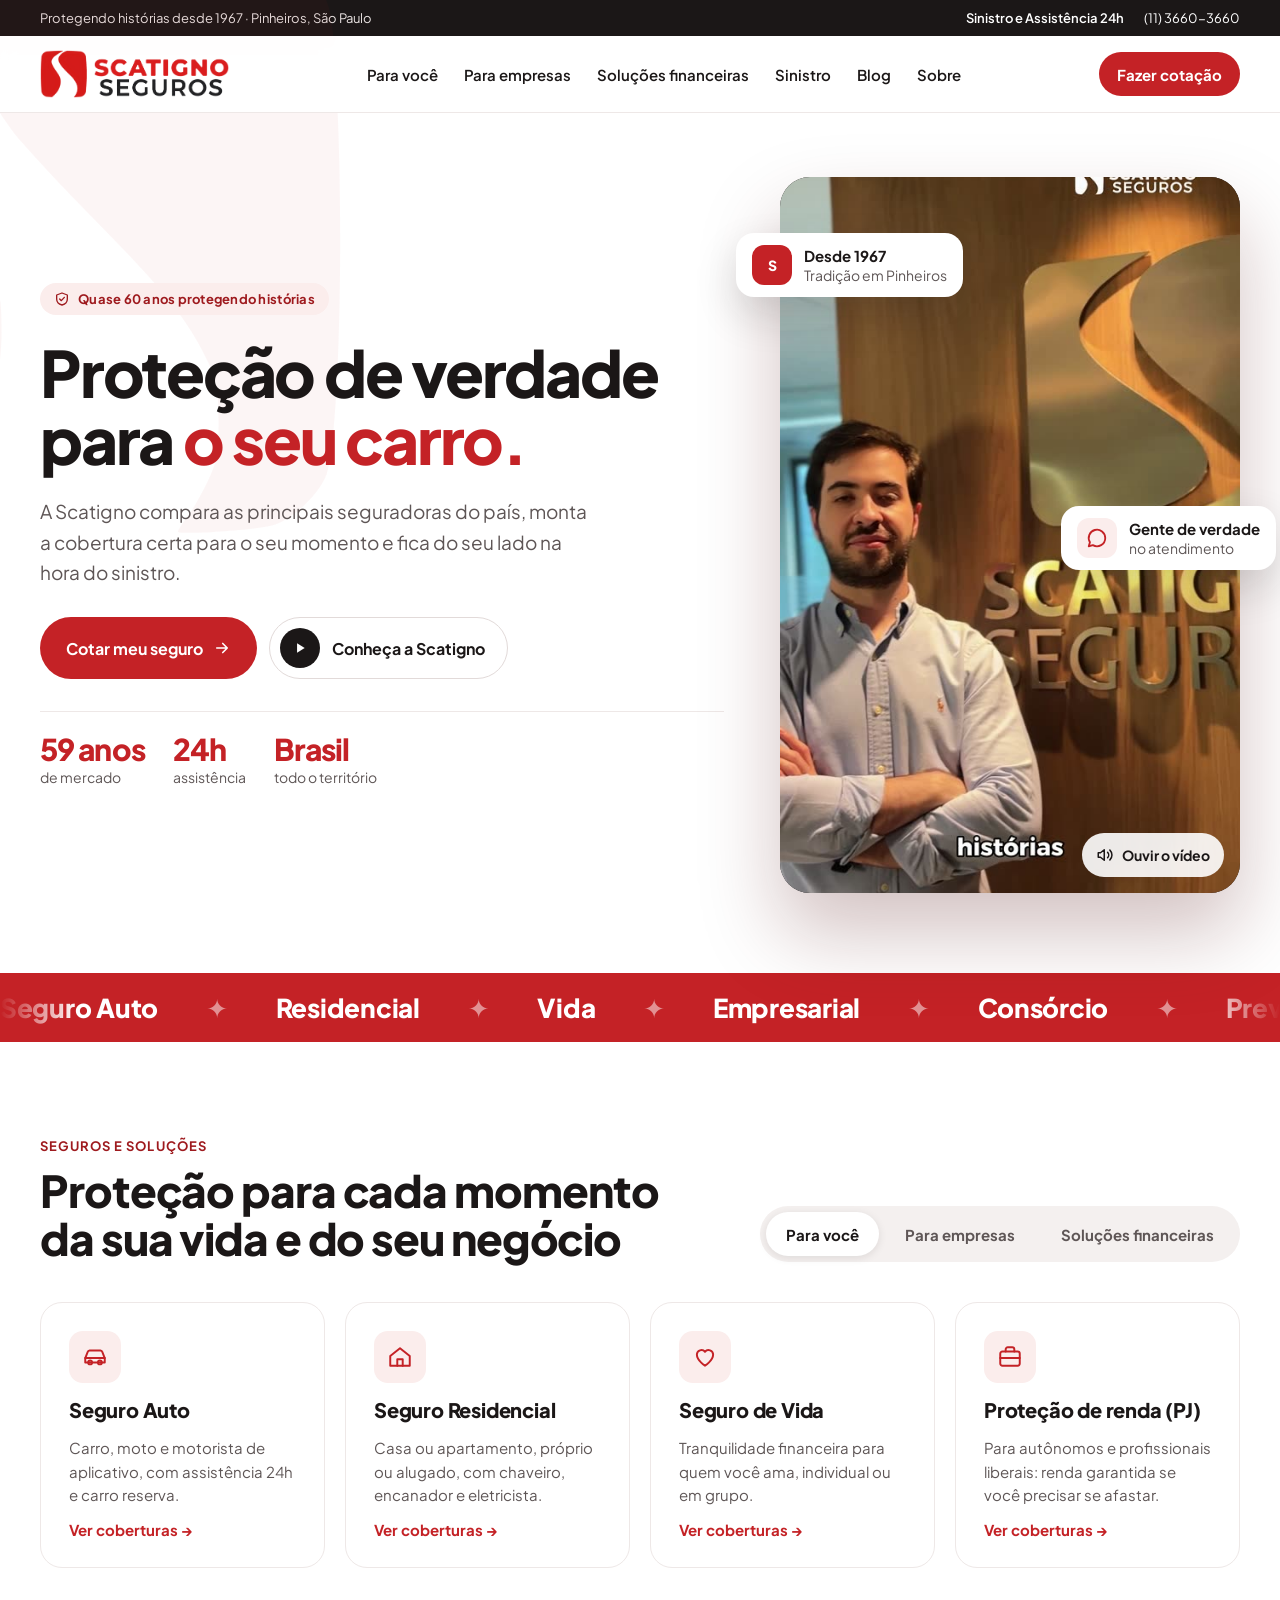
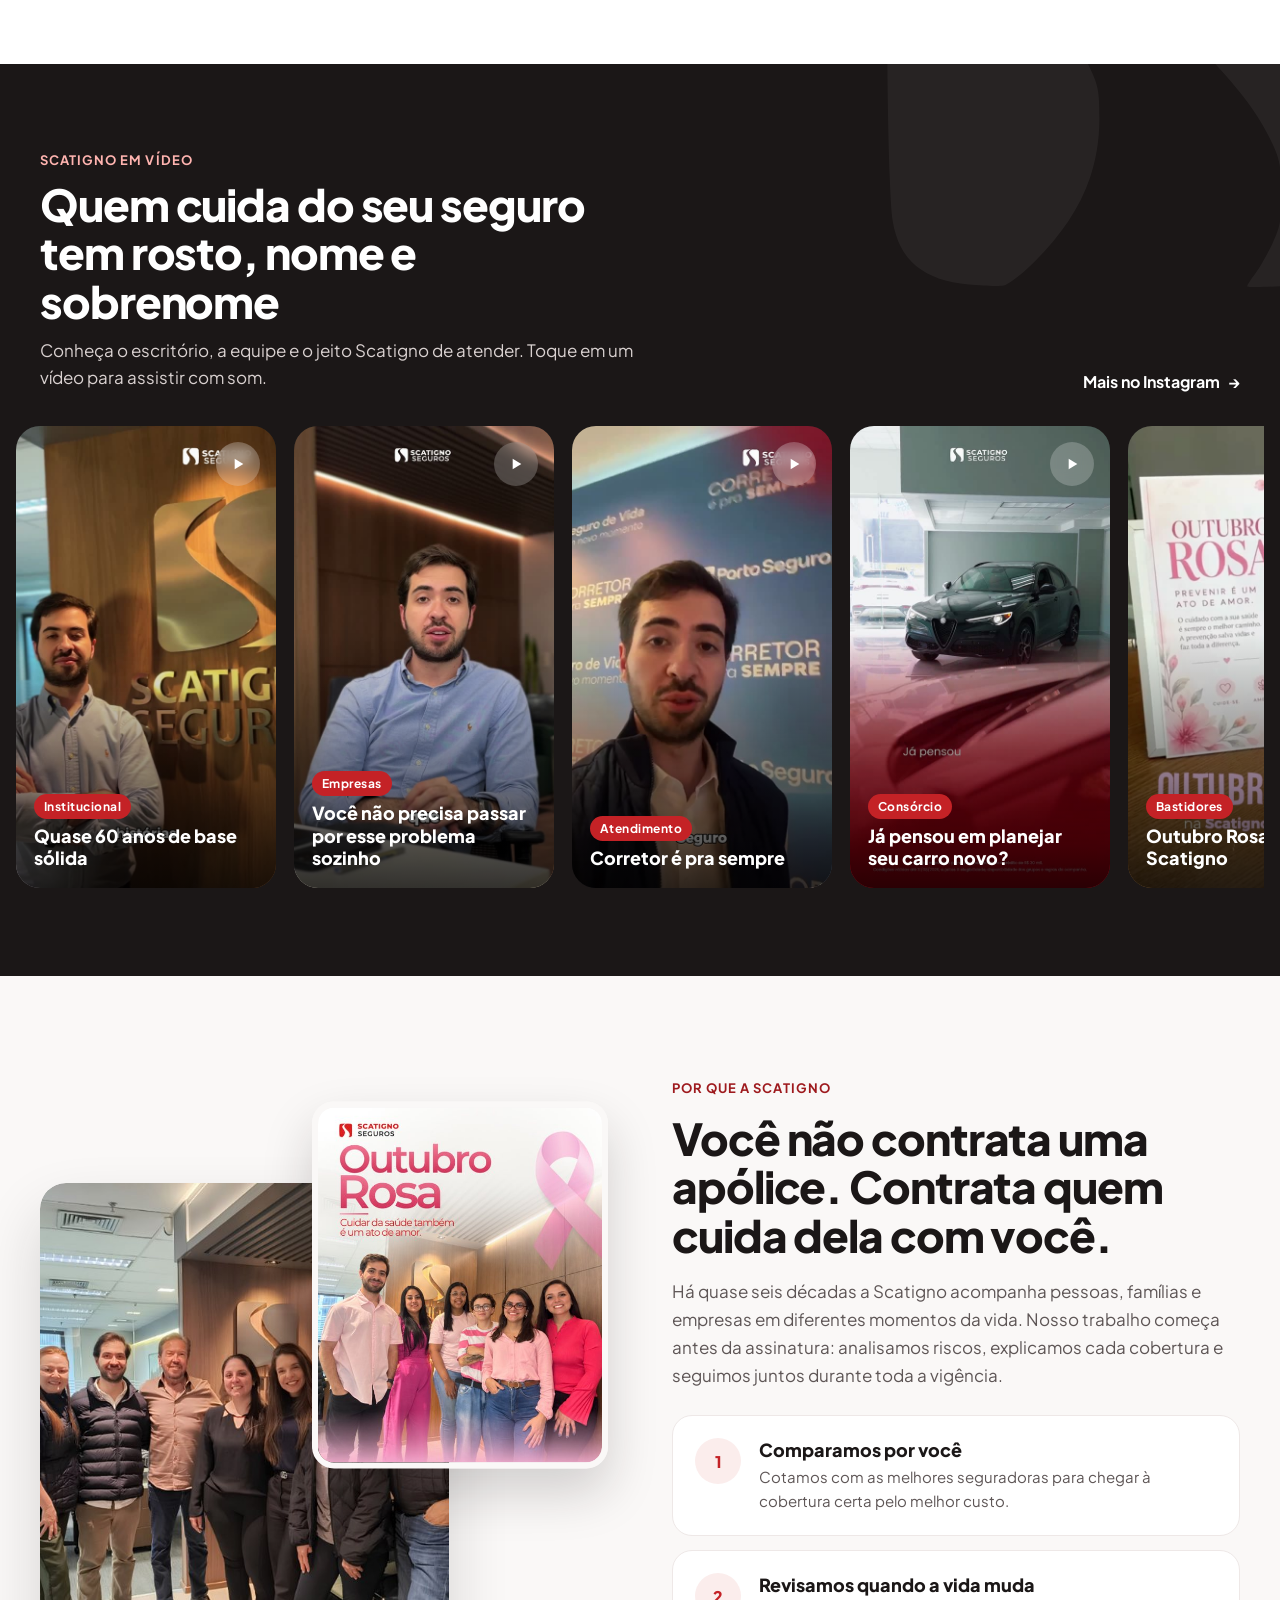
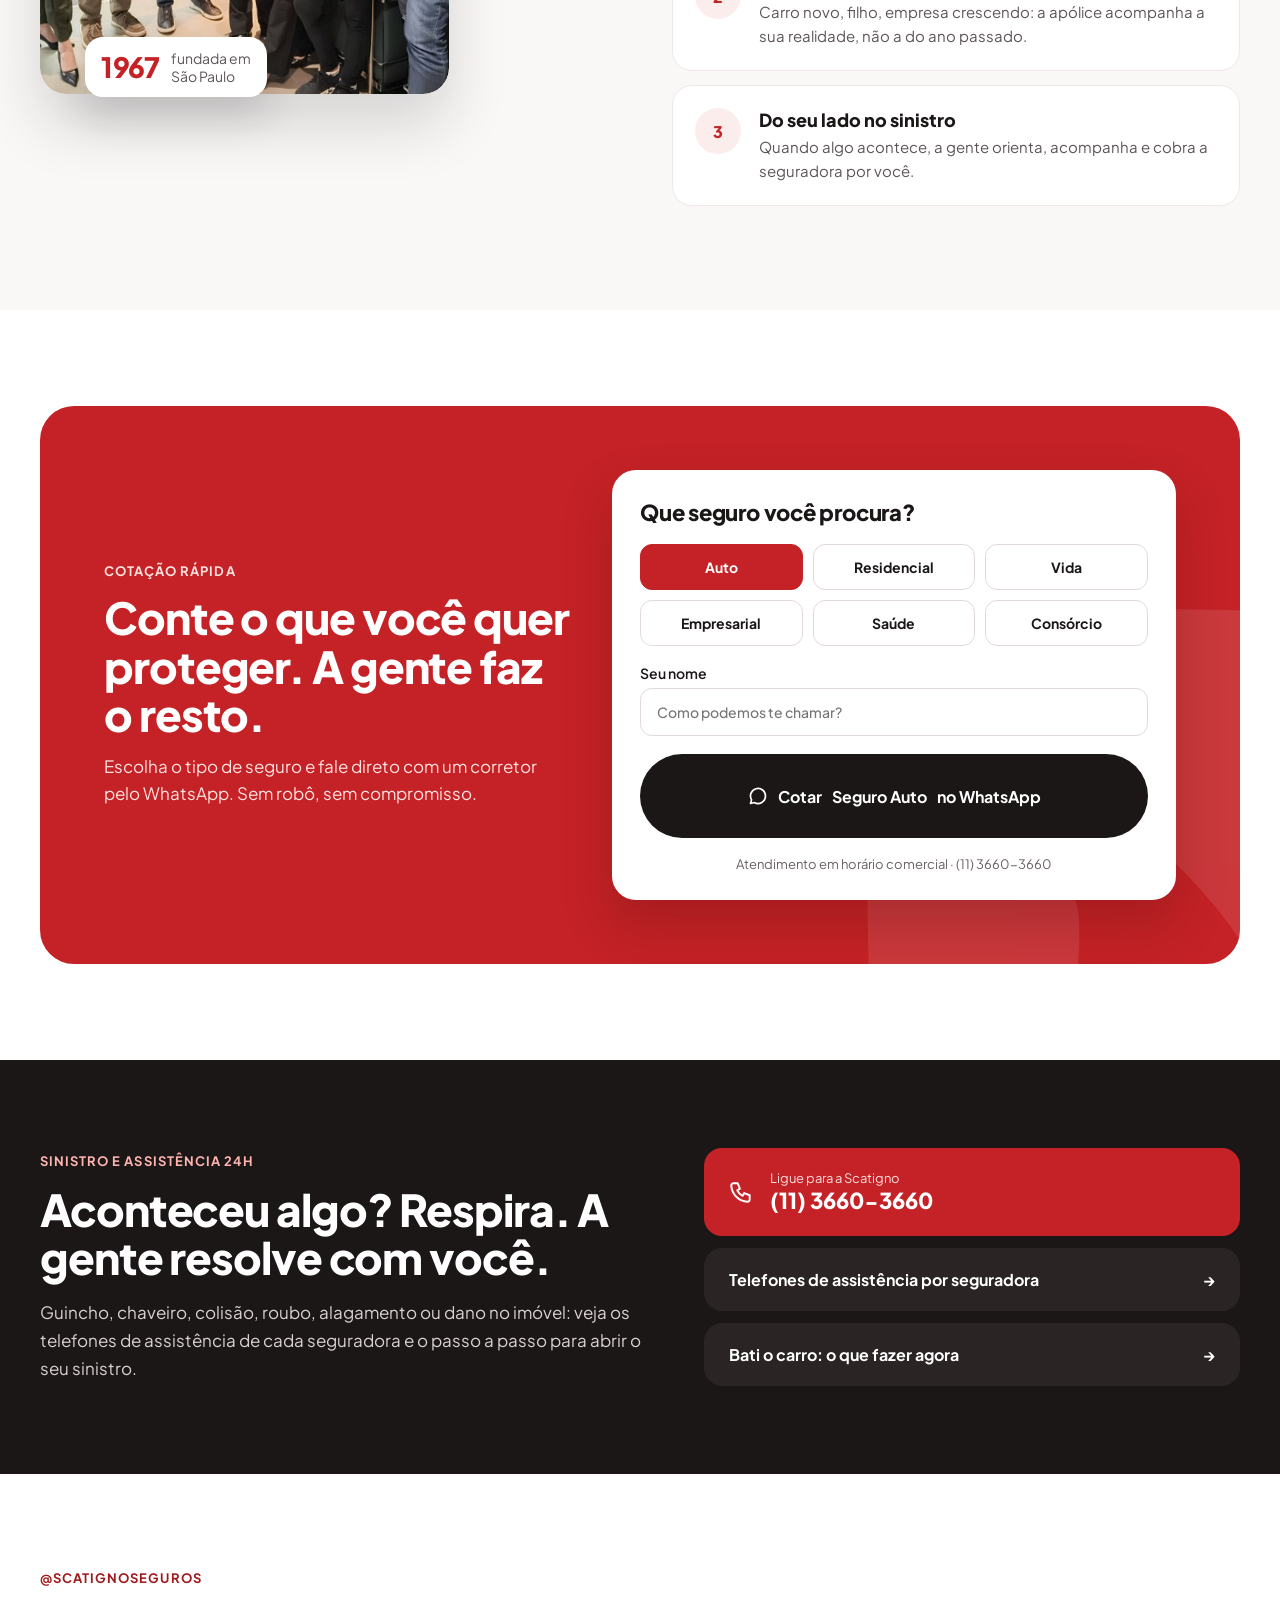
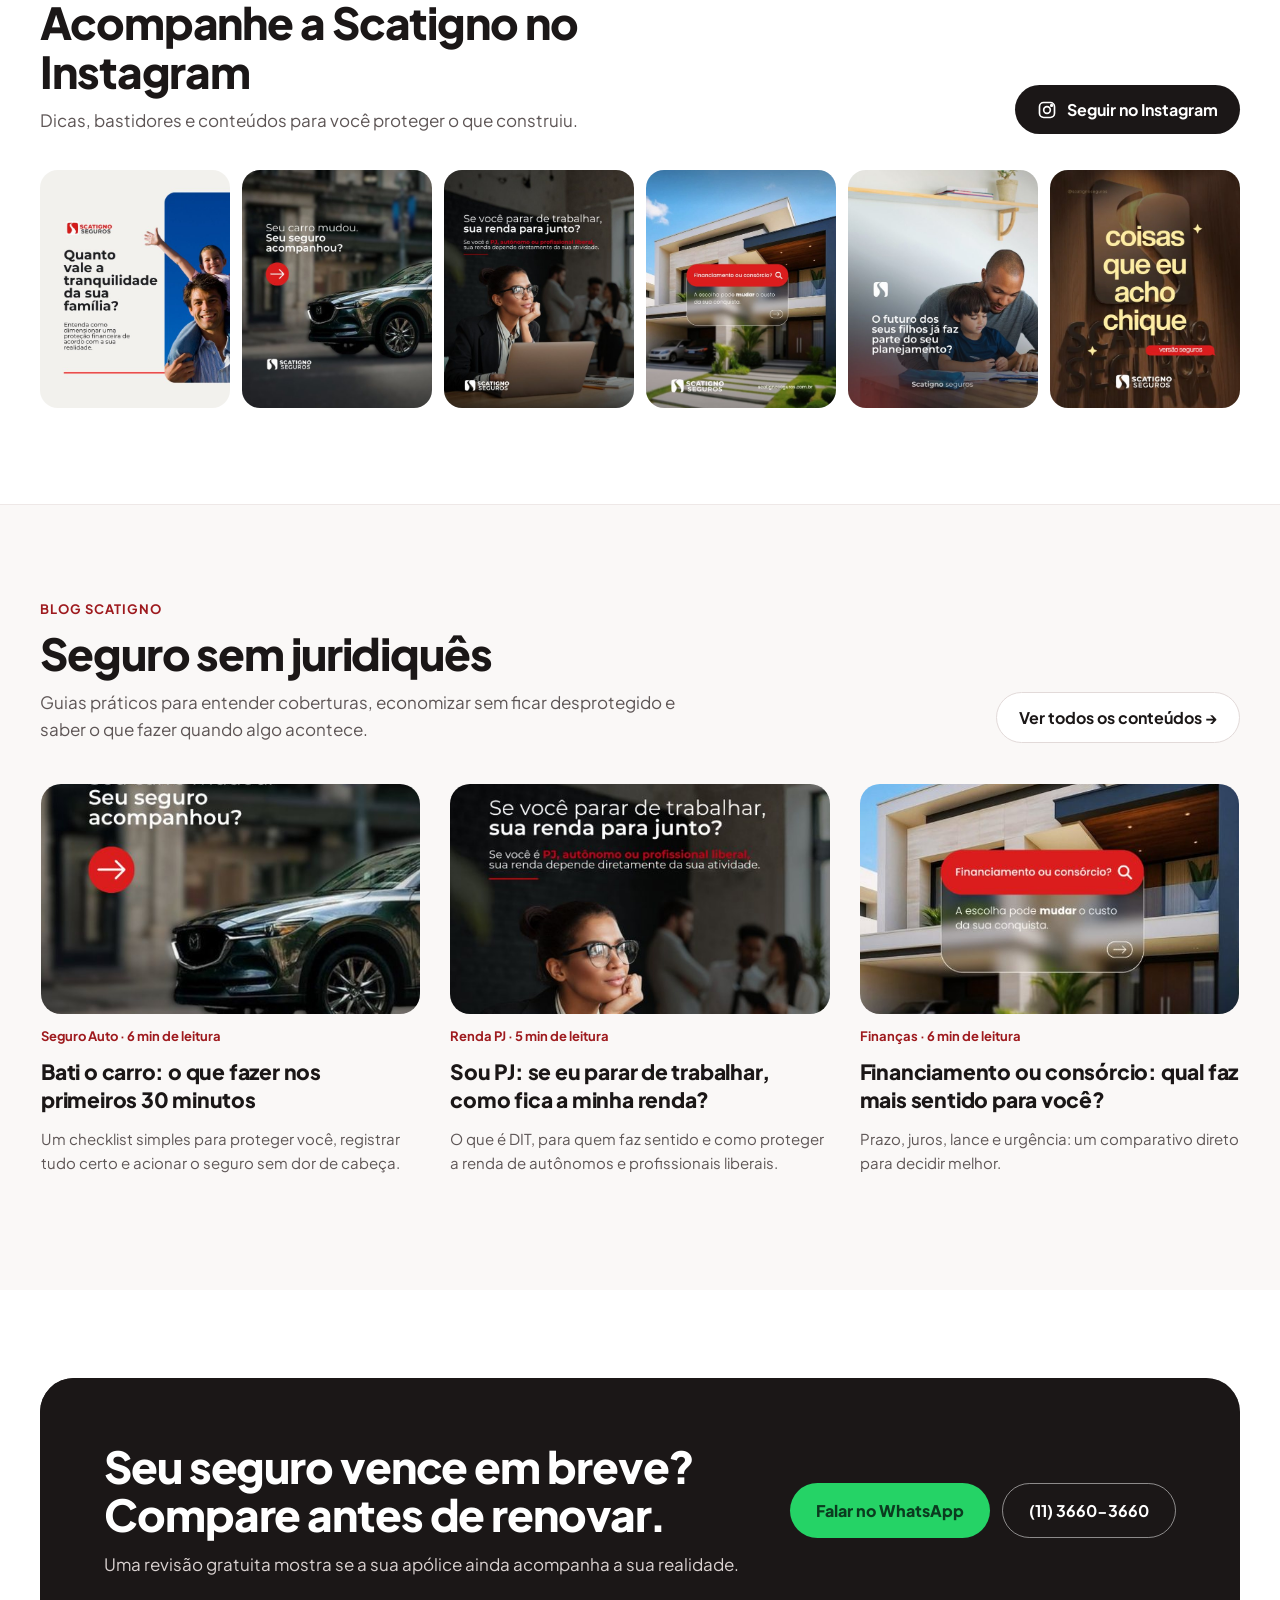
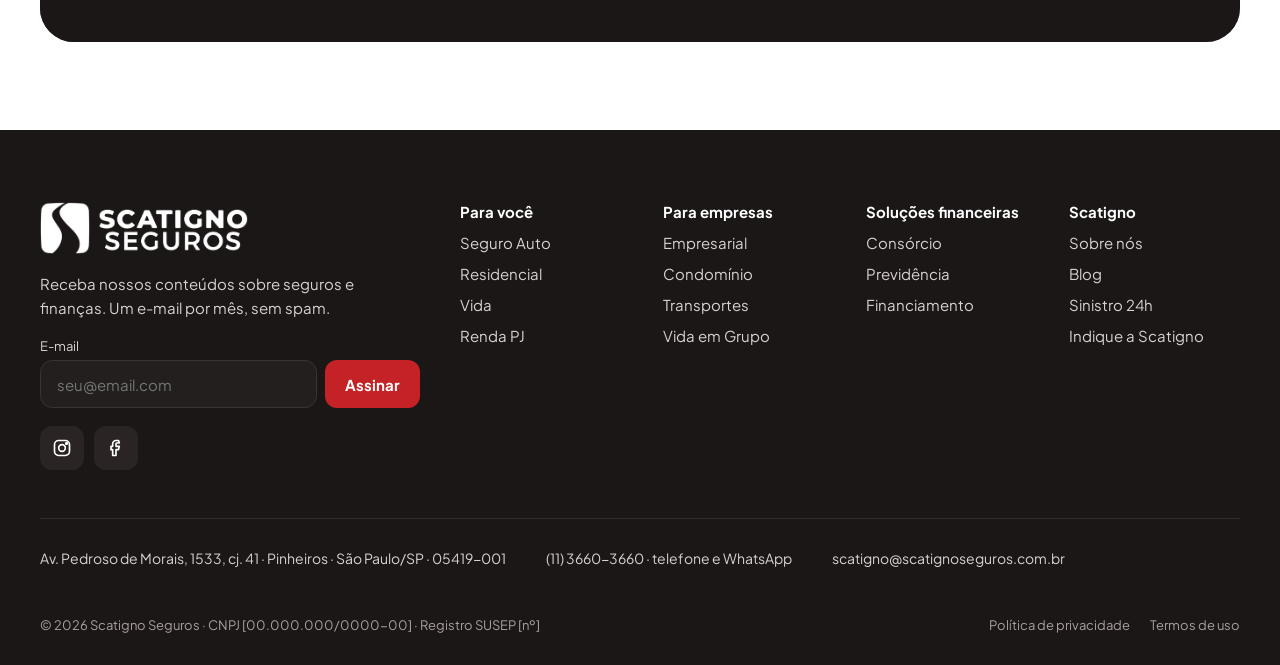
<file: public/index.html>
<!doctype html>
<html lang="pt-BR">
<head>
<meta charset="utf-8">
<meta name="viewport" content="width=device-width, initial-scale=1">
<title>Scatigno Seguros — Corretora de seguros desde 1967 em Pinheiros, SP</title>
<meta name="description" content="Corretora de seguros desde 1967 em Pinheiros, São Paulo. Seguro auto, residencial, vida, empresarial, consórcio e previdência com atendimento humano.">
<meta name="robots" content="noindex, nofollow">
<link rel="icon" href="assets/mark-red.svg" type="image/svg+xml">
<link rel="preconnect" href="https://fonts.googleapis.com">
<link href="https://fonts.googleapis.com/css2?family=Plus+Jakarta+Sans:wght@400;500;600;700;800&display=swap" rel="stylesheet">
<link rel="stylesheet" href="assets/site.css">
<style>
body{margin:0;background:#FFFFFF}
a{color:#C42226;text-decoration:none}a:hover{color:#9E1A1E}
.wrap{max-width:1200px;margin:0 auto;padding-left:24px;padding-right:24px}
.eyebrow{font-size:13px;font-weight:700;color:#9E1A1E;letter-spacing:.08em;text-transform:uppercase}
.h2{margin:0;font-size:clamp(30px,3.6vw,44px);line-height:1.1;letter-spacing:-.025em;font-weight:800}
.card{display:flex;flex-direction:column;gap:14px;padding:28px;border-radius:22px;border:1px solid #EEE8E7;background:#FFFFFF;color:#1B1717}
.card .ico{width:52px;height:52px;border-radius:14px;background:#FBEDEC;color:#C42226;display:flex;align-items:center;justify-content:center}
.card .t{font-size:20px;font-weight:800;letter-spacing:-.01em}
.card .d{font-size:15px;line-height:1.55;color:#5E5656}
.card .l{font-size:15px;font-weight:700;color:#C42226}
.grid-cards{display:grid;grid-template-columns:repeat(auto-fit,minmax(260px,1fr));gap:20px}
@media (max-width:560px){
 [aria-label="Tipo de seguro"]{grid-template-columns:repeat(2,minmax(0,1fr))!important}
 #qGo{font-size:15px!important;flex-wrap:wrap}
 .collage{min-height:400px!important}
 .rot{display:grid}
}
@media (max-width:900px){.hero-media{max-width:420px;margin:0 auto}.chip-float.cf-1{left:-6px!important}.chip-float.cf-2{right:-6px!important}}
</style>
</head>
<body>
<div class="progress" aria-hidden="true"></div>
<div style="font-family:'Plus Jakarta Sans',system-ui,sans-serif;color:#1B1717;background:#FFFFFF;width:100%;min-height:100vh;overflow-x:hidden">

  <!-- Barra superior -->
  <div style="background:#1B1717;color:#FFFFFF;font-size:13px">
    <div class="wrap" style="padding-top:10px;padding-bottom:10px;display:flex;flex-wrap:wrap;gap:8px 24px;justify-content:space-between;align-items:center">
      <span class="topbar-txt" style="color:#E9E3E2">Protegendo histórias desde 1967 · Pinheiros, São Paulo</span>
      <span style="display:flex;gap:20px;flex-wrap:wrap">
        <a href="#sinistro" style="color:#FFFFFF;font-weight:600">Sinistro e Assistência 24h</a>
        <a href="tel:+551136603660" style="color:#FFFFFF">(11) 3660-3660</a>
      </span>
    </div>
  </div>

  <!-- Header -->
  <header style="background:rgba(255,255,255,.92);backdrop-filter:blur(10px);border-bottom:1px solid #EEE8E7;position:sticky;top:0;z-index:50">
    <div class="wrap" style="padding-top:14px;padding-bottom:14px;display:flex;flex-wrap:wrap;gap:16px 32px;align-items:center;justify-content:space-between">
      <a href="index.html" aria-label="Scatigno Seguros — início" style="display:flex">
        <img src="assets/logo-oficial-cor.png" alt="Scatigno Seguros" style="height:48px;width:auto;display:block">
      </a>
      <button type="button" class="menu-btn" aria-expanded="false" aria-controls="mainnav" aria-label="Abrir menu"><svg aria-hidden="true" width="24" height="24" viewBox="0 0 24 24" fill="none" stroke="currentColor" stroke-width="2" stroke-linecap="round"><path d="M4 7h16M4 12h16M4 17h16"/></svg></button>
      <nav id="mainnav" class="mainnav" aria-label="Principal" style="display:flex;flex-wrap:wrap;gap:4px 26px;font-size:15px;font-weight:600">
        <a href="#seguros" style="color:#1B1717;padding:10px 0">Para você</a>
        <a href="#seguros" style="color:#1B1717;padding:10px 0">Para empresas</a>
        <a href="#seguros" style="color:#1B1717;padding:10px 0">Soluções financeiras</a>
        <a href="#sinistro" style="color:#1B1717;padding:10px 0">Sinistro</a>
        <a href="blog.html" style="color:#1B1717;padding:10px 0">Blog</a>
        <a href="#sobre" style="color:#1B1717;padding:10px 0">Sobre</a>
      </nav>
      <a class="btn" href="#cotacao" style="display:inline-flex;align-items:center;padding:12px 18px;border-radius:999px;background:#C42226;color:#FFFFFF;font-weight:700;font-size:15px;min-height:44px;box-sizing:border-box">Fazer cotação</a>
    </div>
  </header>

  <!-- HERO -->
  <section style="position:relative;background:#FFFFFF">
    <img src="assets/mark-red.svg" alt="" aria-hidden="true" class="spin-slow" style="position:absolute;left:-260px;top:-180px;width:620px;height:620px;opacity:.04;pointer-events:none">
    <div class="wrap" style="position:relative;padding-top:64px;padding-bottom:80px;display:flex;flex-wrap:wrap;gap:56px;align-items:center">
      <div style="flex:1 1 500px;min-width:0;display:flex;flex-direction:column;gap:24px">
        <span class="rv" style="align-self:flex-start;display:inline-flex;align-items:center;gap:8px;padding:8px 14px;border-radius:999px;background:#FBEDEC;color:#9E1A1E;font-size:13px;font-weight:700;letter-spacing:.02em">
          <svg aria-hidden="true" width="16" height="16" viewBox="0 0 24 24" fill="none" stroke="currentColor" stroke-width="2" stroke-linecap="round" stroke-linejoin="round"><path d="M12 3l8 3v6c0 5-3.5 8-8 9-4.5-1-8-4-8-9V6z"/><path d="M8.5 12l2.5 2.5 4.5-5"/></svg>
          Quase 60 anos protegendo histórias
        </span>
        <h1 class="rv" style="--d:.08s;margin:0;font-size:clamp(38px,5.2vw,64px);line-height:1.04;letter-spacing:-.035em;font-weight:800">
          Proteção de verdade para
          <span class="rot" aria-live="polite"><span>sua família.</span><span>o seu carro.</span><span>a sua empresa.</span><span>o seu futuro.</span><span>a sua casa.</span></span>
        </h1>
        <p class="rv" style="--d:.16s;margin:0;font-size:19px;line-height:1.6;color:#5E5656;max-width:560px">A Scatigno compara as principais seguradoras do país, monta a cobertura certa para o seu momento e fica do seu lado na hora do sinistro.</p>
        <div class="rv" style="--d:.24s;display:flex;flex-wrap:wrap;gap:12px;padding-top:6px">
          <a class="btn" href="#cotacao" style="display:inline-flex;align-items:center;gap:10px;padding:16px 26px;border-radius:999px;background:#C42226;color:#FFFFFF;font-weight:700;font-size:16px">
            Cotar meu seguro
            <svg aria-hidden="true" width="18" height="18" viewBox="0 0 24 24" fill="none" stroke="currentColor" stroke-width="2.2" stroke-linecap="round" stroke-linejoin="round"><path d="M5 12h14M13 6l6 6-6 6"/></svg>
          </a>
          <button type="button" data-video="assets/video/sobre.mp4" data-poster="assets/video/sobre.jpg" style="font:inherit;display:inline-flex;align-items:center;gap:12px;padding:10px 22px 10px 10px;border-radius:999px;background:#FFFFFF;color:#1B1717;font-weight:700;font-size:16px;border:1.5px solid #E2DAD9;cursor:pointer">
            <span style="width:40px;height:40px;border-radius:999px;background:#1B1717;color:#fff;display:flex;align-items:center;justify-content:center"><svg aria-hidden="true" width="14" height="14" viewBox="0 0 24 24" fill="currentColor"><path d="M7 4l13 8-13 8z"/></svg></span>
            Conheça a Scatigno
          </button>
        </div>
        <div class="rv" style="--d:.32s;display:flex;flex-wrap:wrap;gap:28px;padding-top:18px;border-top:1px solid #EEE8E7;margin-top:8px">
          <div style="display:flex;flex-direction:column"><span style="font-size:30px;font-weight:800;color:#C42226;letter-spacing:-.03em"><span data-count="59">59</span> anos</span><span style="font-size:14px;color:#5E5656">de mercado</span></div>
          <div style="display:flex;flex-direction:column"><span style="font-size:30px;font-weight:800;color:#C42226;letter-spacing:-.03em">24h</span><span style="font-size:14px;color:#5E5656">assistência</span></div>
          <div style="display:flex;flex-direction:column"><span style="font-size:30px;font-weight:800;color:#C42226;letter-spacing:-.03em">Brasil</span><span style="font-size:14px;color:#5E5656">todo o território</span></div>
        </div>
      </div>

      <div class="hero-media rv rv-s" style="--d:.15s;flex:1 1 380px;min-width:0;position:relative;max-width:460px">
        <div class="hero-video">
          <video id="heroVid" src="assets/video/sobre.mp4" poster="assets/video/sobre.jpg" muted loop playsinline autoplay preload="metadata" data-autoplay aria-label="Vídeo institucional da Scatigno Seguros"></video>
          <button type="button" class="sound" data-sound="heroVid" aria-pressed="false">
            <svg aria-hidden="true" width="18" height="18" viewBox="0 0 24 24" fill="none" stroke="currentColor" stroke-width="2" stroke-linecap="round" stroke-linejoin="round"><path d="M11 5L6 9H3v6h3l5 4z"/><path d="M15.5 8.5a5 5 0 0 1 0 7M18.5 5.5a9 9 0 0 1 0 13"/></svg>
            <span>Ouvir o vídeo</span>
          </button>
        </div>
        <div class="chip-float cf-1 float" style="left:-44px;top:56px">
          <span style="width:40px;height:40px;border-radius:12px;background:#C42226;color:#fff;display:flex;align-items:center;justify-content:center;font-weight:800">S</span>
          <span><b style="display:block;font-size:15px">Desde 1967</b><span style="color:#5E5656">Tradição em Pinheiros</span></span>
        </div>
        <div class="chip-float cf-2 float f2" style="right:-36px;top:46%">
          <span style="width:40px;height:40px;border-radius:12px;background:#FBEDEC;color:#C42226;display:flex;align-items:center;justify-content:center"><svg aria-hidden="true" width="22" height="22" viewBox="0 0 24 24" fill="none" stroke="currentColor" stroke-width="2" stroke-linecap="round" stroke-linejoin="round"><path d="M21 12a9 9 0 0 1-13.5 7.8L3 21l1.3-4.4A9 9 0 1 1 21 12z"/></svg></span>
          <span><b style="display:block;font-size:15px">Gente de verdade</b><span style="color:#5E5656">no atendimento</span></span>
        </div>
      </div>
    </div>
  </section>

  <!-- Faixa rolante -->
  <div style="background:#C42226;color:#FFFFFF;padding:18px 0;font-weight:800;font-size:clamp(18px,2.2vw,26px);letter-spacing:-.01em">
    <div class="marquee" aria-hidden="true">
      <div class="marquee-track">
        <span>Seguro Auto</span><span style="opacity:.5">✦</span><span>Residencial</span><span style="opacity:.5">✦</span><span>Vida</span><span style="opacity:.5">✦</span><span>Empresarial</span><span style="opacity:.5">✦</span><span>Consórcio</span><span style="opacity:.5">✦</span><span>Previdência</span><span style="opacity:.5">✦</span><span>Saúde</span><span style="opacity:.5">✦</span><span>Proteção de renda PJ</span><span style="opacity:.5">✦</span><span>Condomínio</span><span style="opacity:.5">✦</span>
        <span>Seguro Auto</span><span style="opacity:.5">✦</span><span>Residencial</span><span style="opacity:.5">✦</span><span>Vida</span><span style="opacity:.5">✦</span><span>Empresarial</span><span style="opacity:.5">✦</span><span>Consórcio</span><span style="opacity:.5">✦</span><span>Previdência</span><span style="opacity:.5">✦</span><span>Saúde</span><span style="opacity:.5">✦</span><span>Proteção de renda PJ</span><span style="opacity:.5">✦</span><span>Condomínio</span><span style="opacity:.5">✦</span>
      </div>
    </div>
  </div>

  <!-- Seguros -->
  <section id="seguros" style="background:#FFFFFF">
    <div class="wrap" style="padding-top:96px;padding-bottom:96px;display:flex;flex-direction:column;gap:40px">
      <div style="display:flex;flex-wrap:wrap;gap:24px;justify-content:space-between;align-items:flex-end">
        <div class="rv" style="display:flex;flex-direction:column;gap:12px;max-width:620px">
          <span class="eyebrow">Seguros e soluções</span>
          <h2 class="h2">Proteção para cada momento da sua vida e do seu negócio</h2>
        </div>
        <div class="rv" role="tablist" aria-label="Perfil" style="--d:.1s;display:flex;flex-wrap:wrap;gap:6px;padding:6px;border-radius:999px;background:#F4F0EF">
          <button type="button" role="tab" class="tab" data-tab="voce" aria-selected="false">Para você</button><button type="button" role="tab" class="tab" data-tab="empresa" aria-selected="false">Para empresas</button><button type="button" role="tab" class="tab" data-tab="fin" aria-selected="false">Soluções financeiras</button>
        </div>
      </div>

      <div data-panel="voce" class="grid-cards">
        <a href="seguro-auto.html" class="card lift rv" style="--d:0s"><span class="ico"><svg aria-hidden="true" width="26" height="26" viewBox="0 0 24 24" fill="none" stroke="currentColor" stroke-width="1.8" stroke-linecap="round" stroke-linejoin="round"><path d="M3 13l2.2-5.5A2 2 0 0 1 7 6h10a2 2 0 0 1 1.8 1.5L21 13v4H3z"/><path d="M3 13h18"/><circle cx="7.5" cy="17" r="1.8"/><circle cx="16.5" cy="17" r="1.8"/></svg></span><span class="t">Seguro Auto</span><span class="d">Carro, moto e motorista de aplicativo, com assistência 24h e carro reserva.</span><span class="l">Ver coberturas <span class="arrow">→</span></span></a>
        <a href="seguro-auto.html" class="card lift rv" style="--d:.06s"><span class="ico"><svg aria-hidden="true" width="26" height="26" viewBox="0 0 24 24" fill="none" stroke="currentColor" stroke-width="1.8" stroke-linecap="round" stroke-linejoin="round"><path d="M3 11l9-7 9 7v9H3z"/><path d="M9.5 20v-6h5v6"/></svg></span><span class="t">Seguro Residencial</span><span class="d">Casa ou apartamento, próprio ou alugado, com chaveiro, encanador e eletricista.</span><span class="l">Ver coberturas <span class="arrow">→</span></span></a>
        <a href="seguro-auto.html" class="card lift rv" style="--d:.12s"><span class="ico"><svg aria-hidden="true" width="26" height="26" viewBox="0 0 24 24" fill="none" stroke="currentColor" stroke-width="1.8" stroke-linecap="round" stroke-linejoin="round"><path d="M12 20s-7.5-4.6-7.5-10.2A4.2 4.2 0 0 1 12 7.2a4.2 4.2 0 0 1 7.5 2.6C19.5 15.4 12 20 12 20z"/></svg></span><span class="t">Seguro de Vida</span><span class="d">Tranquilidade financeira para quem você ama, individual ou em grupo.</span><span class="l">Ver coberturas <span class="arrow">→</span></span></a>
        <a href="seguro-auto.html" class="card lift rv" style="--d:.18s"><span class="ico"><svg aria-hidden="true" width="26" height="26" viewBox="0 0 24 24" fill="none" stroke="currentColor" stroke-width="1.8" stroke-linecap="round" stroke-linejoin="round"><rect x="3" y="7" width="18" height="13" rx="2"/><path d="M8 7V5a2 2 0 0 1 2-2h4a2 2 0 0 1 2 2v2M3 13h18"/></svg></span><span class="t">Proteção de renda (PJ)</span><span class="d">Para autônomos e profissionais liberais: renda garantida se você precisar se afastar.</span><span class="l">Ver coberturas <span class="arrow">→</span></span></a>
      </div>
      <div data-panel="empresa" class="grid-cards" hidden>
        <a href="seguro-auto.html" class="card lift"><span class="ico"><svg aria-hidden="true" width="26" height="26" viewBox="0 0 24 24" fill="none" stroke="currentColor" stroke-width="1.8" stroke-linecap="round" stroke-linejoin="round"><path d="M4 21V5l8-2v18M12 21V9l8 2v10M2 21h20M7 8h2M7 12h2M7 16h2M15 13h2M15 17h2"/></svg></span><span class="t">Seguro Empresarial</span><span class="d">Patrimônio, equipamentos, lucros cessantes e responsabilidade civil.</span><span class="l">Ver coberturas <span class="arrow">→</span></span></a>
        <a href="seguro-auto.html" class="card lift"><span class="ico"><svg aria-hidden="true" width="26" height="26" viewBox="0 0 24 24" fill="none" stroke="currentColor" stroke-width="1.8" stroke-linecap="round" stroke-linejoin="round"><path d="M3 21V8l5-3 5 3v13M13 21V11h8v10M2 21h20M6 11h4M6 15h4"/></svg></span><span class="t">Seguro Condomínio</span><span class="d">Cobertura obrigatória e extras para síndicos e administradoras.</span><span class="l">Ver coberturas <span class="arrow">→</span></span></a>
        <a href="seguro-auto.html" class="card lift"><span class="ico"><svg aria-hidden="true" width="26" height="26" viewBox="0 0 24 24" fill="none" stroke="currentColor" stroke-width="1.8" stroke-linecap="round" stroke-linejoin="round"><path d="M2 6h12v10H2zM14 10h4l3 3v3h-7"/><circle cx="6" cy="18" r="2"/><circle cx="17" cy="18" r="2"/></svg></span><span class="t">Transportes e frota</span><span class="d">Carga protegida do embarque à entrega, e frota segurada.</span><span class="l">Ver coberturas <span class="arrow">→</span></span></a>
        <a href="seguro-auto.html" class="card lift"><span class="ico"><svg aria-hidden="true" width="26" height="26" viewBox="0 0 24 24" fill="none" stroke="currentColor" stroke-width="1.8" stroke-linecap="round" stroke-linejoin="round"><circle cx="9" cy="8" r="3"/><path d="M3 20a6 6 0 0 1 12 0M16 5a3 3 0 0 1 0 6M21 20a6 6 0 0 0-4-5.6"/></svg></span><span class="t">Vida em Grupo e Saúde PME</span><span class="d">Benefícios que ajudam a atrair e reter a sua equipe.</span><span class="l">Ver coberturas <span class="arrow">→</span></span></a>
      </div>
      <div data-panel="fin" class="grid-cards" hidden>
        <a href="seguro-auto.html" class="card lift"><span class="ico"><svg aria-hidden="true" width="26" height="26" viewBox="0 0 24 24" fill="none" stroke="currentColor" stroke-width="1.8" stroke-linecap="round" stroke-linejoin="round"><ellipse cx="12" cy="6" rx="7" ry="3"/><path d="M5 6v6c0 1.7 3.1 3 7 3s7-1.3 7-3V6M5 12v6c0 1.7 3.1 3 7 3s7-1.3 7-3v-6"/></svg></span><span class="t">Consórcio</span><span class="d">Imóvel, veículo ou frota: planejamento sem juros para a sua próxima conquista.</span><span class="l">Ver opções <span class="arrow">→</span></span></a>
        <a href="seguro-auto.html" class="card lift"><span class="ico"><svg aria-hidden="true" width="26" height="26" viewBox="0 0 24 24" fill="none" stroke="currentColor" stroke-width="1.8" stroke-linecap="round" stroke-linejoin="round"><path d="M3 17l6-6 4 4 8-8M15 7h6v6"/></svg></span><span class="t">Previdência Privada</span><span class="d">PGBL ou VGBL e planejamento sucessório com orientação de quem entende.</span><span class="l">Ver opções <span class="arrow">→</span></span></a>
        <a href="seguro-auto.html" class="card lift"><span class="ico"><svg aria-hidden="true" width="26" height="26" viewBox="0 0 24 24" fill="none" stroke="currentColor" stroke-width="1.8" stroke-linecap="round" stroke-linejoin="round"><rect x="3" y="6" width="18" height="12" rx="2"/><path d="M3 10h18M7 15h3"/></svg></span><span class="t">Financiamento e Crédito</span><span class="d">Financiamento de veículos e crédito com boas condições de mercado.</span><span class="l">Ver opções <span class="arrow">→</span></span></a>
      </div>
    </div>
  </section>

  <!-- Vídeos -->
  <section style="background:#1B1717;color:#FFFFFF;position:relative;overflow:hidden">
    <img src="assets/mark-white.svg" alt="" aria-hidden="true" data-parallax="-0.15" style="position:absolute;right:-120px;top:40px;width:520px;height:520px;opacity:.05;pointer-events:none">
    <div class="wrap" style="position:relative;padding-top:88px;padding-bottom:28px;display:flex;flex-wrap:wrap;gap:20px;justify-content:space-between;align-items:flex-end">
      <div class="rv" style="display:flex;flex-direction:column;gap:12px;max-width:620px">
        <span class="eyebrow" style="color:#FFB4B0">Scatigno em vídeo</span>
        <h2 class="h2">Quem cuida do seu seguro tem rosto, nome e sobrenome</h2>
        <p style="margin:0;font-size:17px;line-height:1.6;color:#D9D1D0">Conheça o escritório, a equipe e o jeito Scatigno de atender. Toque em um vídeo para assistir com som.</p>
      </div>
      <a class="rv" href="https://www.instagram.com/scatignoseguros/" target="_blank" rel="noopener" style="--d:.1s;color:#FFFFFF;font-weight:700;display:inline-flex;gap:8px;align-items:center">Mais no Instagram <span aria-hidden="true">→</span></a>
    </div>
    <div style="max-width:1248px;margin:0 auto;position:relative">
      <div class="reels" style="padding-bottom:88px">
        <button type="button" class="reel rv" style="--d:0s" data-video="assets/video/sobre.mp4" data-poster="assets/video/sobre.jpg"><video src="assets/video/sobre-prev.mp4" poster="assets/video/sobre.jpg" muted loop playsinline preload="none" data-autoplay aria-hidden="true"></video><span class="play"><svg aria-hidden="true" width="16" height="16" viewBox="0 0 24 24" fill="currentColor"><path d="M7 4l13 8-13 8z"/></svg></span><span class="meta"><span class="tag">Institucional</span><span class="ttl">Quase 60 anos de base sólida</span></span></button>
        <button type="button" class="reel rv" style="--d:.08s" data-video="assets/video/empresas.mp4" data-poster="assets/video/empresas.jpg"><video src="assets/video/empresas-prev.mp4" poster="assets/video/empresas.jpg" muted loop playsinline preload="none" data-autoplay aria-hidden="true"></video><span class="play"><svg aria-hidden="true" width="16" height="16" viewBox="0 0 24 24" fill="currentColor"><path d="M7 4l13 8-13 8z"/></svg></span><span class="meta"><span class="tag">Empresas</span><span class="ttl">Você não precisa passar por esse problema sozinho</span></span></button>
        <button type="button" class="reel rv" style="--d:.16s" data-video="assets/video/corretor.mp4" data-poster="assets/video/corretor.jpg"><video src="assets/video/corretor-prev.mp4" poster="assets/video/corretor.jpg" muted loop playsinline preload="none" data-autoplay aria-hidden="true"></video><span class="play"><svg aria-hidden="true" width="16" height="16" viewBox="0 0 24 24" fill="currentColor"><path d="M7 4l13 8-13 8z"/></svg></span><span class="meta"><span class="tag">Atendimento</span><span class="ttl">Corretor é pra sempre</span></span></button>
        <button type="button" class="reel rv" style="--d:.24s" data-video="assets/video/carro-novo.mp4" data-poster="assets/video/carro-novo.jpg"><video src="assets/video/carro-novo-prev.mp4" poster="assets/video/carro-novo.jpg" muted loop playsinline preload="none" data-autoplay aria-hidden="true"></video><span class="play"><svg aria-hidden="true" width="16" height="16" viewBox="0 0 24 24" fill="currentColor"><path d="M7 4l13 8-13 8z"/></svg></span><span class="meta"><span class="tag">Consórcio</span><span class="ttl">Já pensou em planejar seu carro novo?</span></span></button>
        <button type="button" class="reel rv" style="--d:.32s" data-video="assets/video/outubro-rosa.mp4" data-poster="assets/video/outubro-rosa.jpg"><video src="assets/video/outubro-rosa-prev.mp4" poster="assets/video/outubro-rosa.jpg" muted loop playsinline preload="none" data-autoplay aria-hidden="true"></video><span class="play"><svg aria-hidden="true" width="16" height="16" viewBox="0 0 24 24" fill="currentColor"><path d="M7 4l13 8-13 8z"/></svg></span><span class="meta"><span class="tag">Bastidores</span><span class="ttl">Outubro Rosa na Scatigno</span></span></button>
      </div>
    </div>
  </section>

  <!-- Por que a Scatigno -->
  <section id="sobre" style="background:#FAF8F7">
    <div class="wrap" style="padding-top:104px;padding-bottom:104px;display:flex;flex-wrap:wrap;gap:64px;align-items:center">
      <div class="collage" style="flex:1 1 440px;min-width:0;position:relative;min-height:520px">
        <div class="zoom rv rv-l" style="position:absolute;left:0;top:0;width:72%;aspect-ratio:4/5;border-radius:26px;box-shadow:0 30px 60px rgba(27,23,23,.16)">
          <img src="assets/ig/equipe.jpg" alt="Equipe da Scatigno Seguros reunida no escritório de Pinheiros" style="width:100%;height:100%;object-fit:cover;display:block;border-radius:26px">
        </div>
        <div class="zoom rv rv-r" data-parallax="-0.08" style="--d:.15s;position:absolute;right:0;bottom:0;width:50%;aspect-ratio:4/5;border-radius:22px;border:6px solid #FAF8F7;box-shadow:0 24px 50px rgba(27,23,23,.18)">
          <img src="assets/ig/outubro-rosa.jpg" alt="Equipe Scatigno no Outubro Rosa" style="width:100%;height:100%;object-fit:cover;display:block;border-radius:16px">
        </div>
        <div class="chip-float float f3" style="left:8%;bottom:6px">
          <span style="font-size:28px;font-weight:800;color:#C42226;letter-spacing:-.03em">1967</span>
          <span style="color:#5E5656">fundada em<br>São Paulo</span>
        </div>
      </div>
      <div style="flex:1 1 440px;min-width:0;display:flex;flex-direction:column;gap:18px">
        <span class="eyebrow rv">Por que a Scatigno</span>
        <h2 class="h2 rv" style="--d:.06s">Você não contrata uma apólice. Contrata quem cuida dela com você.</h2>
        <p class="rv" style="--d:.12s;margin:0;font-size:17px;line-height:1.65;color:#5E5656">Há quase seis décadas a Scatigno acompanha pessoas, famílias e empresas em diferentes momentos da vida. Nosso trabalho começa antes da assinatura: analisamos riscos, explicamos cada cobertura e seguimos juntos durante toda a vigência.</p>
        <div style="display:flex;flex-direction:column;gap:14px;padding-top:8px">
          <div class="rv lift" style="--d:.18s;display:flex;gap:18px;padding:22px;border-radius:20px;background:#FFFFFF;border:1px solid #EEE8E7">
            <span class="ico" style="flex:none;width:46px;height:46px;border-radius:999px;background:#FBEDEC;color:#C42226;display:flex;align-items:center;justify-content:center;font-weight:800">1</span>
            <div><h3 style="margin:0 0 4px;font-size:18px;font-weight:800">Comparamos por você</h3><p style="margin:0;font-size:15px;line-height:1.6;color:#5E5656">Cotamos com as melhores seguradoras para chegar à cobertura certa pelo melhor custo.</p></div>
          </div>
          <div class="rv lift" style="--d:.24s;display:flex;gap:18px;padding:22px;border-radius:20px;background:#FFFFFF;border:1px solid #EEE8E7">
            <span class="ico" style="flex:none;width:46px;height:46px;border-radius:999px;background:#FBEDEC;color:#C42226;display:flex;align-items:center;justify-content:center;font-weight:800">2</span>
            <div><h3 style="margin:0 0 4px;font-size:18px;font-weight:800">Revisamos quando a vida muda</h3><p style="margin:0;font-size:15px;line-height:1.6;color:#5E5656">Carro novo, filho, empresa crescendo: a apólice acompanha a sua realidade, não a do ano passado.</p></div>
          </div>
          <div class="rv lift" style="--d:.3s;display:flex;gap:18px;padding:22px;border-radius:20px;background:#FFFFFF;border:1px solid #EEE8E7">
            <span class="ico" style="flex:none;width:46px;height:46px;border-radius:999px;background:#FBEDEC;color:#C42226;display:flex;align-items:center;justify-content:center;font-weight:800">3</span>
            <div><h3 style="margin:0 0 4px;font-size:18px;font-weight:800">Do seu lado no sinistro</h3><p style="margin:0;font-size:15px;line-height:1.6;color:#5E5656">Quando algo acontece, a gente orienta, acompanha e cobra a seguradora por você.</p></div>
          </div>
        </div>
      </div>
    </div>
  </section>

  <!-- Cotação rápida -->
  <section id="cotacao" style="background:#FFFFFF">
    <div class="wrap" style="padding-top:96px;padding-bottom:96px">
      <div class="rv rv-s" style="position:relative;overflow:hidden;border-radius:34px;background:#C42226;padding:clamp(28px,5vw,64px);display:flex;flex-wrap:wrap;gap:40px;align-items:center">
        <img src="assets/mark-white.svg" alt="" aria-hidden="true" class="spin-slow" style="position:absolute;right:-140px;bottom:-160px;width:520px;height:520px;opacity:.1">
        <div style="position:relative;flex:1 1 360px;min-width:0;color:#FFFFFF;display:flex;flex-direction:column;gap:14px">
          <span style="font-size:13px;font-weight:700;letter-spacing:.08em;text-transform:uppercase;color:#FFE3E1">Cotação rápida</span>
          <h2 class="h2">Conte o que você quer proteger. A gente faz o resto.</h2>
          <p style="margin:0;font-size:17px;line-height:1.6;color:#FFE3E1">Escolha o tipo de seguro e fale direto com um corretor pelo WhatsApp. Sem robô, sem compromisso.</p>
        </div>
        <div style="position:relative;flex:1 1 400px;min-width:0;background:#FFFFFF;border-radius:24px;padding:28px;display:flex;flex-direction:column;gap:18px;box-shadow:0 24px 48px rgba(80,10,12,.25)">
          <h3 style="margin:0;font-size:22px;font-weight:800;letter-spacing:-.01em">Que seguro você procura?</h3>
          <div role="group" aria-label="Tipo de seguro" style="display:grid;grid-template-columns:repeat(3,minmax(0,1fr));gap:10px">
            <button type="button" class="chip" data-chip="Auto" aria-pressed="false">Auto</button><button type="button" class="chip" data-chip="Residencial" aria-pressed="false">Residencial</button><button type="button" class="chip" data-chip="Vida" aria-pressed="false">Vida</button><button type="button" class="chip" data-chip="Empresarial" aria-pressed="false">Empresarial</button><button type="button" class="chip" data-chip="Saúde" aria-pressed="false">Saúde</button><button type="button" class="chip" data-chip="Consórcio" aria-pressed="false">Consórcio</button>
          </div>
          <label style="display:flex;flex-direction:column;gap:6px;font-size:14px;font-weight:600">Seu nome
            <input id="qName" type="text" placeholder="Como podemos te chamar?" autocomplete="name" style="font:inherit;font-weight:500;padding:14px 16px;border-radius:12px;border:1.5px solid #E2DAD9;min-height:48px;box-sizing:border-box">
          </label>
          <a id="qGo" class="btn" href="https://wa.me/551136603660" target="_blank" rel="noopener" style="display:flex;align-items:center;justify-content:center;gap:10px;font-weight:700;font-size:16px;padding:16px;border-radius:999px;background:#1B1717;color:#FFFFFF;min-height:52px">
            <svg aria-hidden="true" width="20" height="20" viewBox="0 0 24 24" fill="none" stroke="currentColor" stroke-width="2" stroke-linecap="round" stroke-linejoin="round"><path d="M21 12a9 9 0 0 1-13.5 7.8L3 21l1.3-4.4A9 9 0 1 1 21 12z"/></svg>
            Cotar <span id="selLabel">Seguro Auto</span> no WhatsApp
          </a>
          <span style="font-size:13px;color:#6B6262;text-align:center">Atendimento em horário comercial · (11) 3660-3660</span>
        </div>
      </div>
    </div>
  </section>

  <!-- Sinistro -->
  <section id="sinistro" style="background:#1B1717;color:#FFFFFF">
    <div class="wrap" style="padding-top:88px;padding-bottom:88px;display:flex;flex-wrap:wrap;gap:48px;align-items:center;justify-content:space-between">
      <div class="rv rv-l" style="flex:1 1 460px;min-width:0;display:flex;flex-direction:column;gap:16px">
        <span class="eyebrow" style="color:#FFB4B0">Sinistro e Assistência 24h</span>
        <h2 class="h2">Aconteceu algo? Respira. A gente resolve com você.</h2>
        <p style="margin:0;font-size:17px;line-height:1.65;color:#D9D1D0">Guincho, chaveiro, colisão, roubo, alagamento ou dano no imóvel: veja os telefones de assistência de cada seguradora e o passo a passo para abrir o seu sinistro.</p>
      </div>
      <div class="rv rv-r" style="--d:.1s;flex:1 1 380px;min-width:0;display:flex;flex-direction:column;gap:12px">
        <a class="btn" href="tel:+551136603660" style="display:flex;align-items:center;gap:16px;padding:22px 24px;border-radius:18px;background:#C42226;color:#FFFFFF">
          <svg aria-hidden="true" width="26" height="26" viewBox="0 0 24 24" fill="none" stroke="currentColor" stroke-width="1.8" stroke-linecap="round" stroke-linejoin="round"><path d="M5 4h4l2 5-2.5 1.5a11 11 0 0 0 5 5L15 13l5 2v4a2 2 0 0 1-2 2A16 16 0 0 1 3 6a2 2 0 0 1 2-2z"/></svg>
          <span style="display:flex;flex-direction:column"><span style="font-size:13px;opacity:.85">Ligue para a Scatigno</span><span style="font-size:22px;font-weight:800">(11) 3660-3660</span></span>
        </a>
        <a href="post.html" class="lift" style="display:flex;align-items:center;justify-content:space-between;gap:16px;padding:20px 24px;border-radius:18px;background:#2A2424;color:#FFFFFF;font-weight:700;font-size:16px;border:1px solid #2A2424">Telefones de assistência por seguradora <span class="arrow" aria-hidden="true">→</span></a>
        <a href="post.html" class="lift" style="display:flex;align-items:center;justify-content:space-between;gap:16px;padding:20px 24px;border-radius:18px;background:#2A2424;color:#FFFFFF;font-weight:700;font-size:16px;border:1px solid #2A2424">Bati o carro: o que fazer agora <span class="arrow" aria-hidden="true">→</span></a>
      </div>
    </div>
  </section>

  <!-- Instagram -->
  <section style="background:#FFFFFF">
    <div class="wrap" style="padding-top:96px;padding-bottom:96px;display:flex;flex-direction:column;gap:36px">
      <div style="display:flex;flex-wrap:wrap;gap:20px;justify-content:space-between;align-items:flex-end">
        <div class="rv" style="display:flex;flex-direction:column;gap:12px;max-width:640px">
          <span class="eyebrow">@scatignoseguros</span>
          <h2 class="h2">Acompanhe a Scatigno no Instagram</h2>
          <p style="margin:0;font-size:17px;line-height:1.6;color:#5E5656">Dicas, bastidores e conteúdos para você proteger o que construiu.</p>
        </div>
        <a class="btn rv" href="https://www.instagram.com/scatignoseguros/" target="_blank" rel="noopener" style="--d:.1s;display:inline-flex;align-items:center;gap:10px;padding:14px 22px;border-radius:999px;background:#1B1717;color:#FFFFFF;font-weight:700">
          <svg aria-hidden="true" width="20" height="20" viewBox="0 0 24 24" fill="none" stroke="currentColor" stroke-width="2" stroke-linecap="round" stroke-linejoin="round"><rect x="3" y="3" width="18" height="18" rx="5"/><circle cx="12" cy="12" r="4"/><circle cx="17.5" cy="6.5" r="1" fill="currentColor"/></svg>
          Seguir no Instagram
        </a>
      </div>
      <div class="ig-grid">
        <a class="ig rv" style="--d:0s" href="https://www.instagram.com/p/DdrDPh2Aefk/" target="_blank" rel="noopener"><img src="assets/ig/tranquilidade-familia.jpg" alt="Post: Quanto vale a tranquilidade da sua família?" loading="lazy"><span class="ov"><b>Proteção familiar</b>Como dimensionar a proteção financeira da sua família.</span></a>
        <a class="ig rv" style="--d:.06s" href="https://www.instagram.com/p/DePXi4kjATZ/" target="_blank" rel="noopener"><img src="assets/ig/carro-mudou.jpg" alt="Post: Seu carro mudou. Seu seguro acompanhou?" loading="lazy"><span class="ov"><b>Seguro Auto</b>Renovar não é só repetir a mesma apólice todo ano.</span></a>
        <a class="ig rv" style="--d:.12s" href="https://www.instagram.com/p/DejsriUje2t/" target="_blank" rel="noopener"><img src="assets/ig/renda-pj.jpg" alt="Post: Se você parar de trabalhar, sua renda para junto?" loading="lazy"><span class="ov"><b>Renda PJ</b>Para autônomos e profissionais liberais.</span></a>
        <a class="ig rv" style="--d:.18s" href="https://www.instagram.com/p/DcBXvfxjOBv/" target="_blank" rel="noopener"><img src="assets/ig/consorcio-casa.jpg" alt="Post: Financiamento ou consórcio?" loading="lazy"><span class="ov"><b>Consórcio</b>A escolha pode mudar o custo da sua conquista.</span></a>
        <a class="ig rv" style="--d:.24s" href="https://www.instagram.com/p/DeHRFA3Cl0X/" target="_blank" rel="noopener"><img src="assets/ig/futuro-filhos.jpg" alt="Post: O futuro dos seus filhos já faz parte do seu planejamento?" loading="lazy"><span class="ov"><b>Planejamento</b>Faculdade, intercâmbio, primeiro imóvel.</span></a>
        <a class="ig rv" style="--d:.3s" href="https://www.instagram.com/p/DdJk2pgEk6H/" target="_blank" rel="noopener"><img src="assets/ig/acho-chique.jpg" alt="Post: Coisas que eu acho chique, versão seguros" loading="lazy"><span class="ov"><b>Acho chique</b>Proteger o carro, a casa, a família e a viagem.</span></a>
      </div>
    </div>
  </section>

  <!-- Blog -->
  <section style="background:#FAF8F7;border-top:1px solid #EEE8E7">
    <div class="wrap" style="padding-top:96px;padding-bottom:96px;display:flex;flex-direction:column;gap:40px">
      <div style="display:flex;flex-wrap:wrap;gap:20px;justify-content:space-between;align-items:flex-end">
        <div class="rv" style="display:flex;flex-direction:column;gap:12px;max-width:640px">
          <span class="eyebrow">Blog Scatigno</span>
          <h2 class="h2">Seguro sem juridiquês</h2>
          <p style="margin:0;font-size:17px;line-height:1.6;color:#5E5656">Guias práticos para entender coberturas, economizar sem ficar desprotegido e saber o que fazer quando algo acontece.</p>
        </div>
        <a class="rv" href="blog.html" style="--d:.1s;display:inline-flex;align-items:center;gap:8px;padding:14px 22px;border-radius:999px;border:1.5px solid #E2DAD9;color:#1B1717;font-weight:700;background:#FFFFFF">Ver todos os conteúdos →</a>
      </div>
      <div class="grid-cards" style="grid-template-columns:repeat(auto-fit,minmax(300px,1fr));gap:28px">
        <a href="post.html" class="rv lift" style="--d:0s;display:flex;flex-direction:column;gap:14px;color:#1B1717;border-radius:22px;padding:0 0 18px;border:1px solid transparent">
          <div class="zoom" style="height:230px;border-radius:20px"><img src="assets/ig/carro-mudou.jpg" alt="" style="width:100%;height:100%;object-fit:cover;display:block" loading="lazy"></div>
          <span style="font-size:13px;font-weight:700;color:#9E1A1E">Seguro Auto · 6 min de leitura</span>
          <h3 style="margin:0;font-size:21px;line-height:1.3;font-weight:800;letter-spacing:-.01em">Bati o carro: o que fazer nos primeiros 30 minutos</h3>
          <p style="margin:0;font-size:15px;line-height:1.6;color:#5E5656">Um checklist simples para proteger você, registrar tudo certo e acionar o seguro sem dor de cabeça.</p>
        </a>
        <a href="post.html" class="rv lift" style="--d:.08s;display:flex;flex-direction:column;gap:14px;color:#1B1717;border-radius:22px;padding:0 0 18px;border:1px solid transparent">
          <div class="zoom" style="height:230px;border-radius:20px"><img src="assets/ig/renda-pj.jpg" alt="" style="width:100%;height:100%;object-fit:cover;object-position:center 30%;display:block" loading="lazy"></div>
          <span style="font-size:13px;font-weight:700;color:#9E1A1E">Renda PJ · 5 min de leitura</span>
          <h3 style="margin:0;font-size:21px;line-height:1.3;font-weight:800;letter-spacing:-.01em">Sou PJ: se eu parar de trabalhar, como fica a minha renda?</h3>
          <p style="margin:0;font-size:15px;line-height:1.6;color:#5E5656">O que é DIT, para quem faz sentido e como proteger a renda de autônomos e profissionais liberais.</p>
        </a>
        <a href="post.html" class="rv lift" style="--d:.16s;display:flex;flex-direction:column;gap:14px;color:#1B1717;border-radius:22px;padding:0 0 18px;border:1px solid transparent">
          <div class="zoom" style="height:230px;border-radius:20px"><img src="assets/ig/consorcio-casa.jpg" alt="" style="width:100%;height:100%;object-fit:cover;display:block" loading="lazy"></div>
          <span style="font-size:13px;font-weight:700;color:#9E1A1E">Finanças · 6 min de leitura</span>
          <h3 style="margin:0;font-size:21px;line-height:1.3;font-weight:800;letter-spacing:-.01em">Financiamento ou consórcio: qual faz mais sentido para você?</h3>
          <p style="margin:0;font-size:15px;line-height:1.6;color:#5E5656">Prazo, juros, lance e urgência: um comparativo direto para decidir melhor.</p>
        </a>
      </div>
    </div>
  </section>

  <!-- CTA final -->
  <section style="background:#FFFFFF">
    <div class="wrap" style="padding-top:88px;padding-bottom:88px">
      <div class="rv rv-s" style="position:relative;overflow:hidden;border-radius:34px;background:#1B1717;color:#FFFFFF;padding:clamp(32px,5vw,64px);display:flex;flex-wrap:wrap;gap:32px;align-items:center;justify-content:space-between">
        <video src="assets/video/hero-loop.mp4" muted loop playsinline preload="none" data-autoplay aria-hidden="true" style="position:absolute;inset:0;width:100%;height:100%;object-fit:cover;opacity:.28"></video>
        <div style="position:absolute;inset:0;background:linear-gradient(90deg,rgba(27,23,23,.95),rgba(27,23,23,.55))"></div>
        <div style="position:relative;flex:1 1 420px;min-width:0;display:flex;flex-direction:column;gap:12px">
          <h2 class="h2">Seu seguro vence em breve? Compare antes de renovar.</h2>
          <p style="margin:0;font-size:17px;line-height:1.6;color:#D9D1D0">Uma revisão gratuita mostra se a sua apólice ainda acompanha a sua realidade.</p>
        </div>
        <div style="position:relative;display:flex;flex-wrap:wrap;gap:12px">
          <a class="btn pulse" href="https://wa.me/551136603660" target="_blank" rel="noopener" style="display:inline-flex;align-items:center;gap:10px;padding:16px 26px;border-radius:999px;background:#25D366;color:#0B3B1F;font-weight:800;font-size:16px">Falar no WhatsApp</a>
          <a href="tel:+551136603660" style="display:inline-flex;align-items:center;padding:16px 26px;border-radius:999px;border:1.5px solid rgba(255,255,255,.5);color:#FFFFFF;font-weight:700;font-size:16px">(11) 3660-3660</a>
        </div>
      </div>
    </div>
  </section>

  <!-- Footer -->
  <footer style="background:#1B1717;color:#D9D1D0">
    <div class="wrap" style="padding-top:72px;padding-bottom:32px;display:flex;flex-direction:column;gap:48px">
      <div style="display:flex;flex-wrap:wrap;gap:40px;justify-content:space-between">
        <div style="flex:1 1 300px;min-width:0;display:flex;flex-direction:column;gap:18px;max-width:380px">
          <img src="assets/logo-oficial-branco.png" alt="Scatigno Seguros" style="height:52px;width:auto;align-self:flex-start">
          <p style="margin:0;font-size:15px;line-height:1.6">Receba nossos conteúdos sobre seguros e finanças. Um e-mail por mês, sem spam.</p>
          <form style="display:flex;flex-wrap:wrap;gap:8px" onsubmit="return false">
            <label style="flex:1 1 200px;display:flex;flex-direction:column;gap:6px;font-size:13px">E-mail
              <input type="email" placeholder="seu@email.com" style="font:inherit;font-size:15px;padding:13px 16px;border-radius:12px;border:1px solid #3A3333;background:#241F1F;color:#FFFFFF;min-height:48px;box-sizing:border-box">
            </label>
            <button type="submit" style="align-self:flex-end;font:inherit;font-weight:700;font-size:15px;padding:13px 20px;border-radius:12px;border:0;background:#C42226;color:#FFFFFF;min-height:48px;cursor:pointer">Assinar</button>
          </form>
          <div style="display:flex;gap:10px">
            <a href="https://www.instagram.com/scatignoseguros/" target="_blank" rel="noopener" aria-label="Instagram da Scatigno" style="width:44px;height:44px;border-radius:12px;background:#2A2424;color:#fff;display:flex;align-items:center;justify-content:center"><svg aria-hidden="true" width="20" height="20" viewBox="0 0 24 24" fill="none" stroke="currentColor" stroke-width="2" stroke-linecap="round" stroke-linejoin="round"><rect x="3" y="3" width="18" height="18" rx="5"/><circle cx="12" cy="12" r="4"/><circle cx="17.5" cy="6.5" r="1" fill="currentColor"/></svg></a>
            <a href="https://www.facebook.com/Scatigno-Seguros-1389961894576752" target="_blank" rel="noopener" aria-label="Facebook da Scatigno" style="width:44px;height:44px;border-radius:12px;background:#2A2424;color:#fff;display:flex;align-items:center;justify-content:center"><svg aria-hidden="true" width="20" height="20" viewBox="0 0 24 24" fill="none" stroke="currentColor" stroke-width="2" stroke-linecap="round" stroke-linejoin="round"><path d="M15 3h-3a4 4 0 0 0-4 4v3H6v4h2v7h4v-7h3l1-4h-4V7a1 1 0 0 1 1-1h3z"/></svg></a>
          </div>
        </div>
        <div style="flex:2 1 560px;min-width:0;display:grid;grid-template-columns:repeat(auto-fit,minmax(150px,1fr));gap:32px;font-size:15px">
          <div style="display:flex;flex-direction:column;gap:12px"><span style="color:#FFFFFF;font-weight:700">Para você</span><a href="seguro-auto.html" style="color:#D9D1D0">Seguro Auto</a><a href="#seguros" style="color:#D9D1D0">Residencial</a><a href="#seguros" style="color:#D9D1D0">Vida</a><a href="#seguros" style="color:#D9D1D0">Renda PJ</a></div>
          <div style="display:flex;flex-direction:column;gap:12px"><span style="color:#FFFFFF;font-weight:700">Para empresas</span><a href="#seguros" style="color:#D9D1D0">Empresarial</a><a href="#seguros" style="color:#D9D1D0">Condomínio</a><a href="#seguros" style="color:#D9D1D0">Transportes</a><a href="#seguros" style="color:#D9D1D0">Vida em Grupo</a></div>
          <div style="display:flex;flex-direction:column;gap:12px"><span style="color:#FFFFFF;font-weight:700">Soluções financeiras</span><a href="#seguros" style="color:#D9D1D0">Consórcio</a><a href="#seguros" style="color:#D9D1D0">Previdência</a><a href="#seguros" style="color:#D9D1D0">Financiamento</a></div>
          <div style="display:flex;flex-direction:column;gap:12px"><span style="color:#FFFFFF;font-weight:700">Scatigno</span><a href="#sobre" style="color:#D9D1D0">Sobre nós</a><a href="blog.html" style="color:#D9D1D0">Blog</a><a href="#sinistro" style="color:#D9D1D0">Sinistro 24h</a><a href="#cotacao" style="color:#D9D1D0">Indique a Scatigno</a></div>
        </div>
      </div>
      <div style="display:flex;flex-wrap:wrap;gap:16px 40px;padding-top:28px;border-top:1px solid #332C2C;font-size:14px;line-height:1.6">
        <span>Av. Pedroso de Morais, 1533, cj. 41 · Pinheiros · São Paulo/SP · 05419-001</span>
        <span>(11) 3660-3660 · telefone e WhatsApp</span>
        <span>scatigno@scatignoseguros.com.br</span>
      </div>
      <div style="display:flex;flex-wrap:wrap;gap:12px 32px;justify-content:space-between;font-size:13px;color:#A99F9E">
        <span>© 2026 Scatigno Seguros · CNPJ [00.000.000/0000-00] · Registro SUSEP [nº]</span>
        <span style="display:flex;gap:20px"><a href="#" style="color:#A99F9E">Política de privacidade</a><a href="#" style="color:#A99F9E">Termos de uso</a></span>
      </div>
    </div>
  </footer>
</div>

<!-- WhatsApp flutuante -->
<a class="wa-fab pulse" href="https://wa.me/551136603660" target="_blank" rel="noopener" aria-label="Falar com a Scatigno no WhatsApp">
  <svg aria-hidden="true" width="30" height="30" viewBox="0 0 24 24" fill="currentColor"><path d="M17.5 14.4c-.3-.1-1.7-.8-2-.9-.3-.1-.5-.1-.7.1-.2.3-.8.9-.9 1.1-.2.2-.3.2-.6.1-.3-.1-1.2-.5-2.3-1.4-.9-.8-1.4-1.7-1.6-2-.2-.3 0-.4.1-.6l.4-.5c.1-.2.2-.3.3-.5.1-.2 0-.4 0-.5l-.9-2.2c-.2-.6-.5-.5-.7-.5h-.6c-.2 0-.5.1-.8.4-.3.3-1 1-1 2.4s1 2.8 1.2 3c.1.2 2 3.1 4.9 4.3.7.3 1.2.5 1.7.6.7.2 1.3.2 1.8.1.6-.1 1.7-.7 1.9-1.4.2-.7.2-1.2.2-1.4-.1-.1-.3-.2-.6-.3zM12 21.8c-1.8 0-3.5-.5-5-1.4l-.4-.2-3.7 1 1-3.6-.2-.4C2.7 15.6 2.2 13.8 2.2 12 2.2 6.6 6.6 2.2 12 2.2S21.8 6.6 21.8 12 17.4 21.8 12 21.8zM12 .2C5.5.2.2 5.5.2 12c0 2.1.5 4.1 1.6 5.9L.2 23.8l6.1-1.6c1.7.9 3.7 1.4 5.7 1.4 6.5 0 11.8-5.3 11.8-11.8S18.5.2 12 .2z"/></svg>
</a>

<!-- Modal de vídeo -->
<div id="vmodal" class="vmodal" role="dialog" aria-modal="true" aria-label="Vídeo da Scatigno">
  <button type="button" class="close" aria-label="Fechar vídeo">×</button>
  <video controls playsinline></video>
</div>

<script src="assets/site.js"></script>
<script>
var labels={'Auto':'Seguro Auto','Residencial':'Seguro Residencial','Vida':'Seguro de Vida','Empresarial':'Seguro Empresarial','Saúde':'Plano de Saúde','Consórcio':'Consórcio'};
var cur='Auto';
function waLink(){var n=(document.getElementById('qName').value||'').trim();var msg='Olá, Scatigno! '+(n?'Meu nome é '+n+'. ':'')+'Gostaria de uma cotação de '+labels[cur]+'.';document.getElementById('qGo').href='https://wa.me/551136603660?text='+encodeURIComponent(msg);}
function pickChip(n){cur=n;document.querySelectorAll('.chip').forEach(function(b){var on=b.dataset.chip===n;b.setAttribute('aria-pressed',on);b.classList.toggle('on',on)});document.getElementById('selLabel').textContent=labels[n];waLink();}
function pickTab(t){document.querySelectorAll('.tab').forEach(function(b){var on=b.dataset.tab===t;b.setAttribute('aria-selected',on);b.classList.toggle('on',on)});document.querySelectorAll('[data-panel]').forEach(function(p){var show=p.dataset.panel===t;p.hidden=!show;if(show){p.querySelectorAll('.card').forEach(function(c,i){c.animate&&c.animate([{opacity:0,transform:'translateY(18px)'},{opacity:1,transform:'none'}],{duration:500,delay:i*60,easing:'cubic-bezier(.2,.7,.2,1)',fill:'backwards'})})}});}
document.querySelectorAll('.chip').forEach(function(b){b.onclick=function(){pickChip(b.dataset.chip)}});
document.querySelectorAll('.tab').forEach(function(b){b.onclick=function(){pickTab(b.dataset.tab)}});
document.getElementById('qName').addEventListener('input',waLink);
pickChip('Auto');pickTab('voce');
var mb=document.querySelector('.menu-btn'),mn=document.getElementById('mainnav');mb.onclick=function(){var o=mn.classList.toggle('open');mb.setAttribute('aria-expanded',o);mb.setAttribute('aria-label',o?'Fechar menu':'Abrir menu')};mn.querySelectorAll('a').forEach(function(a){a.addEventListener('click',function(){mn.classList.remove('open');mb.setAttribute('aria-expanded',false)})});
</script>
</body>
</html>
</file>
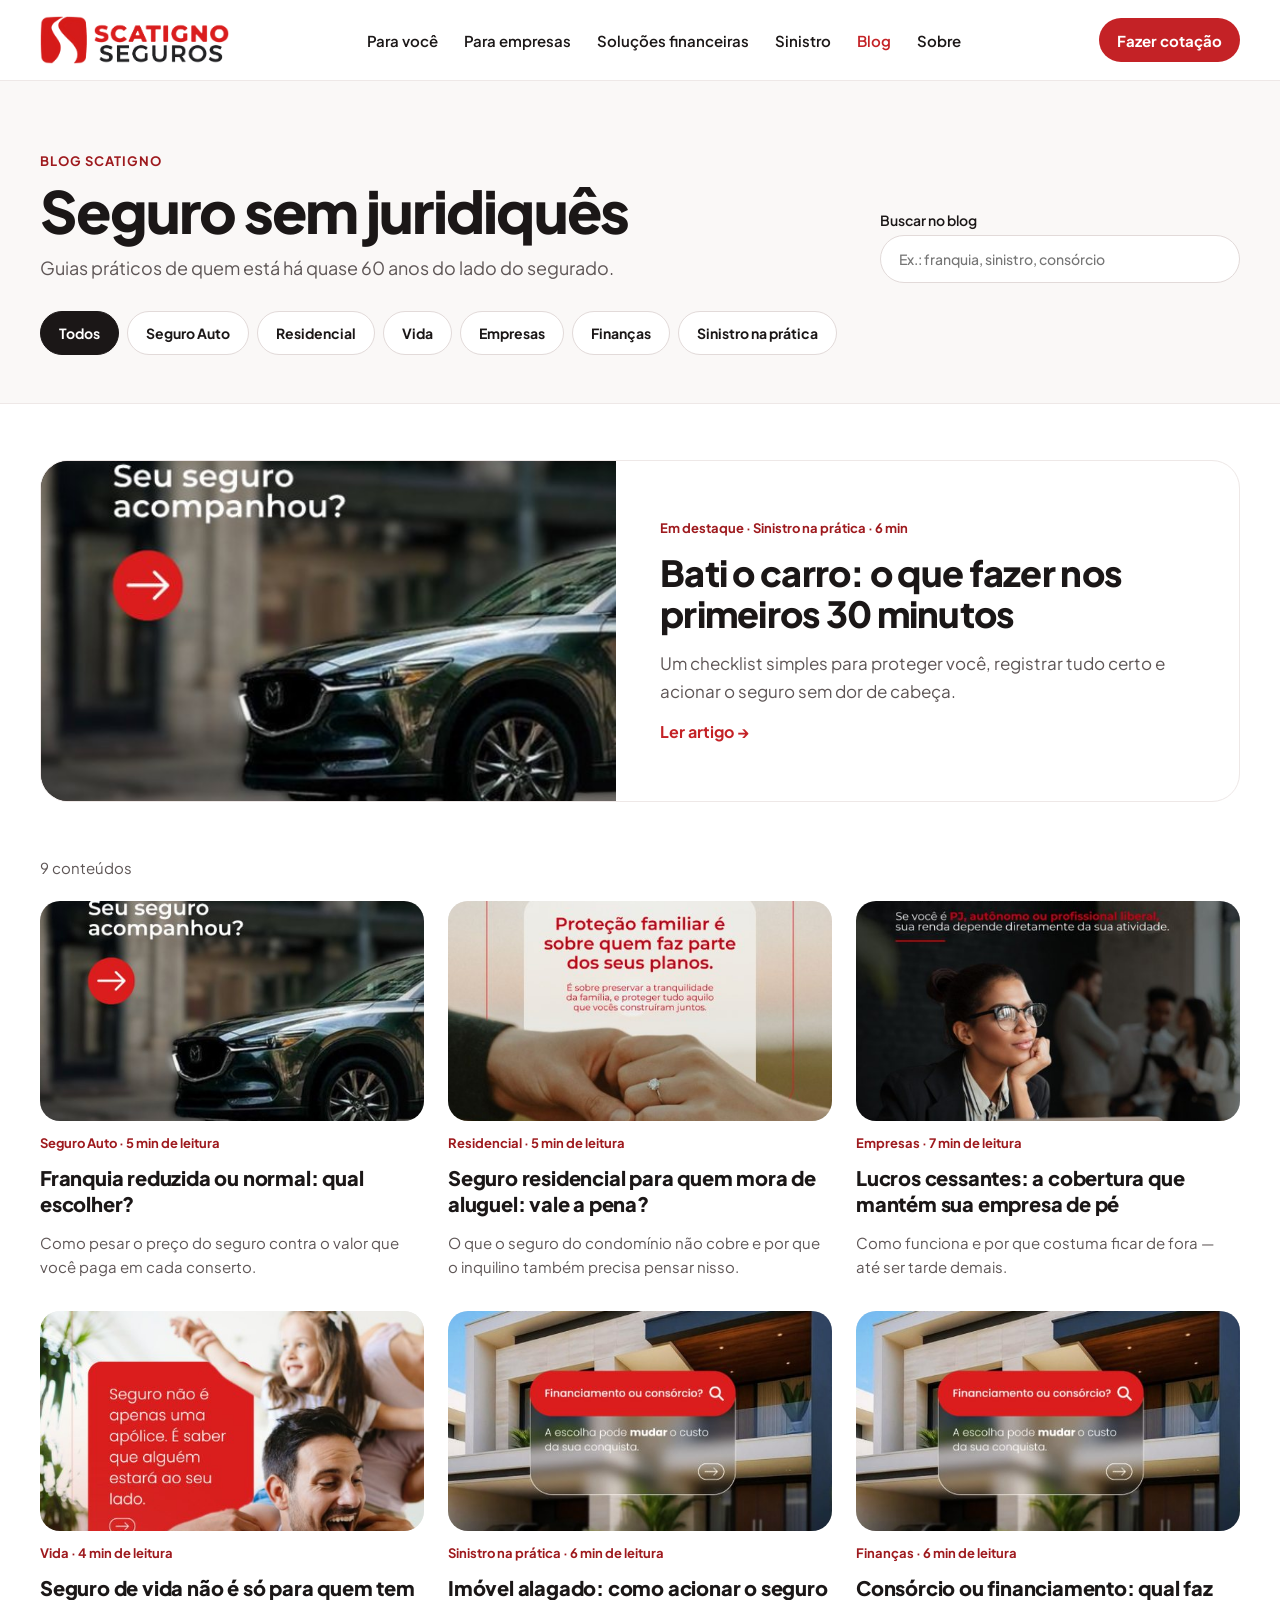
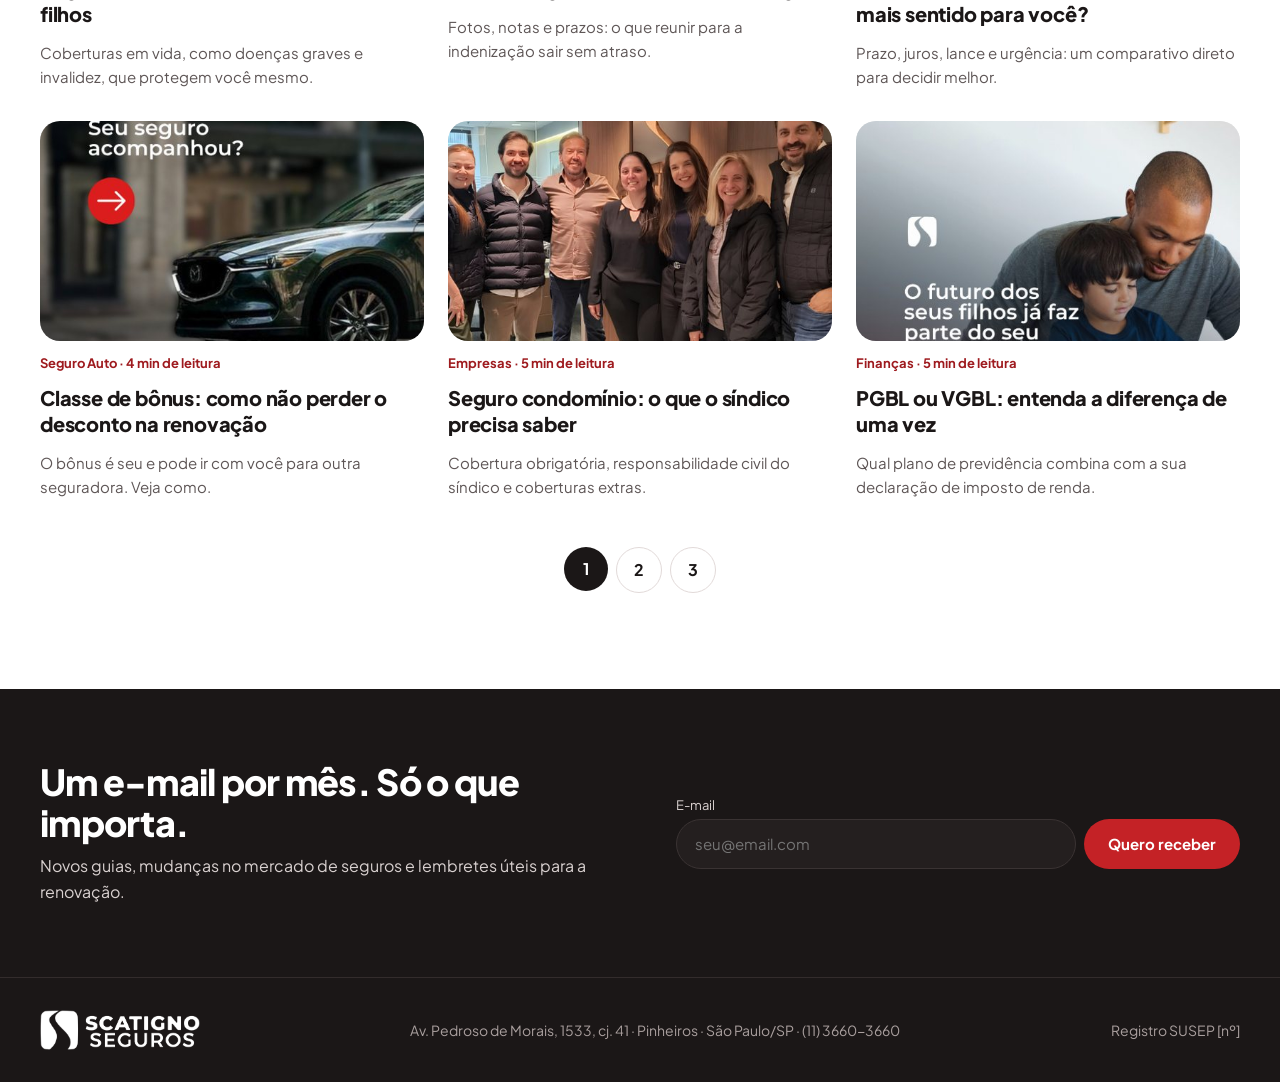
<file: public/blog.html>
<!doctype html>
<html lang="pt-BR">
<head>
<meta charset="utf-8">
<meta name="viewport" content="width=device-width, initial-scale=1">
<title>Blog | Scatigno Seguros</title>
<meta name="robots" content="noindex, nofollow">
<link rel="icon" href="assets/mark-red.svg" type="image/svg+xml">

<link rel="preconnect" href="https://fonts.googleapis.com">
<link href="https://fonts.googleapis.com/css2?family=Plus+Jakarta+Sans:wght@400;500;600;700;800&amp;display=swap" rel="stylesheet">
<style>
body{margin:0;background:#FFFFFF}
a{color:#C42226;text-decoration:none}a:hover{color:#9E1A1E}
</style>


<link rel="stylesheet" href="assets/site.css">
</head>
<body>
<div class="progress" aria-hidden="true"></div>

<div style="font-family: 'Plus Jakarta Sans', system-ui, sans-serif; color: #1B1717; background: #FFFFFF; width: 100%; min-height: 100vh">

  <!-- Header -->
  <header style="background: rgba(255,255,255,.92); backdrop-filter: blur(10px); border-bottom: 1px solid #EEE8E7; position: sticky; top: 0; z-index: 10">
    <div style="max-width: 1200px; margin: 0 auto; padding: 16px 24px; display: flex; flex-wrap: wrap; gap: 16px 32px; align-items: center; justify-content: space-between">
      <a href="index.html" aria-label="Scatigno Seguros — início" style="display: flex">
        <img src="assets/logo-oficial-cor.png" alt="Scatigno Seguros" style="height: 48px; width: auto; display: block">
      </a>
      <button type="button" class="menu-btn" aria-expanded="false" aria-controls="mainnav" aria-label="Abrir menu"><svg aria-hidden="true" width="24" height="24" viewBox="0 0 24 24" fill="none" stroke="currentColor" stroke-width="2" stroke-linecap="round"><path d="M4 7h16M4 12h16M4 17h16"/></svg></button><nav id="mainnav" class="mainnav" aria-label="Principal" style="display: flex; flex-wrap: wrap; gap: 4px 26px; font-size: 15px; font-weight: 600">
        <a href="seguro-auto.html" style="color: #1B1717; padding: 10px 0">Para você</a>
        <a href="index.html" style="color: #1B1717; padding: 10px 0">Para empresas</a>
        <a href="index.html" style="color: #1B1717; padding: 10px 0">Soluções financeiras</a>
        <a href="index.html" style="color: #1B1717; padding: 10px 0">Sinistro</a>
        <a href="blog.html" style="color: #C42226; padding: 10px 0">Blog</a>
        <a href="index.html" style="color: #1B1717; padding: 10px 0">Sobre</a>
      </nav>
      <a href="https://wa.me/551136603660" class="btn" style="display: inline-flex; align-items: center; padding: 12px 18px; border-radius: 999px; background: #C42226; color: #FFFFFF; font-weight: 700; font-size: 15px; min-height: 44px; box-sizing: border-box">Fazer cotação</a>
    </div>
  </header>

  <!-- Topo do blog -->
  <section style="background: #FAF8F7; border-bottom: 1px solid #EEE8E7">
    <div style="max-width: 1200px; margin: 0 auto; padding: 72px 24px 48px; display: flex; flex-direction: column; gap: 28px">
      <div style="display: flex; flex-wrap: wrap; gap: 24px; justify-content: space-between; align-items: flex-end">
        <div style="display: flex; flex-direction: column; gap: 12px; max-width: 640px">
          <span style="font-size: 13px; font-weight: 700; color: #9E1A1E; letter-spacing: 0.08em; text-transform: uppercase">Blog Scatigno</span>
          <h1 class="rv" style="margin: 0; font-size: clamp(38px, 5vw, 58px); line-height: 1.05; letter-spacing: -0.03em; font-weight: 800">Seguro sem juridiquês</h1>
          <p style="margin: 0; font-size: 18px; line-height: 1.6; color: #5E5656">Guias práticos de quem está há quase 60 anos do lado do segurado.</p>
        </div>
        <label style="flex: 0 1 360px; display: flex; flex-direction: column; gap: 6px; font-size: 14px; font-weight: 600">Buscar no blog
          <input type="search" placeholder="Ex.: franquia, sinistro, consórcio" style="font: inherit; font-weight: 500; padding: 14px 18px; border-radius: 999px; border: 1.5px solid #E2DAD9; background: #FFFFFF; min-height: 48px; box-sizing: border-box">
        </label>
      </div>
      <div role="group" aria-label="Categorias" style="display: flex; flex-wrap: wrap; gap: 8px">
        <span id="cats" style="display: contents"></span>
      </div>
    </div>
  </section>

  <!-- Destaque -->
  <section style="background: #FFFFFF">
    <div style="max-width: 1200px; margin: 0 auto; padding: 56px 24px 24px">
      <a href="post.html" style="display: flex; flex-wrap: wrap; gap: 0; border-radius: 28px; overflow: hidden; border: 1px solid #EEE8E7; color: #1B1717; background: #FFFFFF">
        <div class="zoom" style="flex: 1 1 460px; min-height: 340px; background: #1B1717; position: relative; overflow: hidden">
          <img src="assets/ig/carro-mudou.jpg" alt="" style="position: absolute; inset: 0; width: 100%; height: 100%; object-fit: cover">
        </div>
        <div style="flex: 1 1 420px; min-width: 0; padding: 44px; display: flex; flex-direction: column; gap: 16px; justify-content: center">
          <span style="font-size: 13px; font-weight: 700; color: #9E1A1E">Em destaque · Sinistro na prática · 6 min</span>
          <h2 class="rv" style="margin: 0; font-size: clamp(26px, 3vw, 36px); line-height: 1.15; letter-spacing: -0.02em; font-weight: 800">Bati o carro: o que fazer nos primeiros 30 minutos</h2>
          <p style="margin: 0; font-size: 17px; line-height: 1.6; color: #5E5656">Um checklist simples para proteger você, registrar tudo certo e acionar o seguro sem dor de cabeça.</p>
          <span style="font-weight: 700; color: #C42226">Ler artigo →</span>
        </div>
      </a>
    </div>
  </section>

  <!-- Grade de posts -->
  <section style="background: #FFFFFF">
    <div style="max-width: 1200px; margin: 0 auto; padding: 32px 24px 96px; display: flex; flex-direction: column; gap: 24px">
      <span style="font-size: 15px; color: #5E5656"><span id="count"></span></span>
      <div style="display: grid; grid-template-columns: repeat(auto-fill, minmax(300px, 1fr)); gap: 32px 24px" id="grid">
        
      </div>
      <nav aria-label="Paginação" style="display: flex; gap: 8px; justify-content: center; padding-top: 24px">
        <a href="#" aria-current="page" style="width: 44px; height: 44px; border-radius: 999px; background: #1B1717; color: #FFFFFF; display: flex; align-items: center; justify-content: center; font-weight: 700">1</a>
        <a href="#" style="width: 44px; height: 44px; border-radius: 999px; border: 1.5px solid #E2DAD9; color: #1B1717; display: flex; align-items: center; justify-content: center; font-weight: 700">2</a>
        <a href="#" style="width: 44px; height: 44px; border-radius: 999px; border: 1.5px solid #E2DAD9; color: #1B1717; display: flex; align-items: center; justify-content: center; font-weight: 700">3</a>
      </nav>
    </div>
  </section>

  <!-- Newsletter -->
  <section style="background: #1B1717; color: #FFFFFF">
    <div style="max-width: 1200px; margin: 0 auto; padding: 72px 24px; display: flex; flex-wrap: wrap; gap: 32px; justify-content: space-between; align-items: center">
      <div style="flex: 1 1 420px; min-width: 0; display: flex; flex-direction: column; gap: 10px">
        <h2 class="rv" style="margin: 0; font-size: clamp(26px, 3vw, 36px); line-height: 1.15; letter-spacing: -0.02em; font-weight: 800">Um e-mail por mês. Só o que importa.</h2>
        <p style="margin: 0; font-size: 16px; line-height: 1.6; color: #D9D1D0">Novos guias, mudanças no mercado de seguros e lembretes úteis para a renovação.</p>
      </div>
      <form style="flex: 1 1 380px; display: flex; flex-wrap: wrap; gap: 8px; align-items: flex-end">
        <label style="flex: 1 1 220px; display: flex; flex-direction: column; gap: 6px; font-size: 13px; color: #D9D1D0">E-mail
          <input type="email" placeholder="seu@email.com" style="font: inherit; font-size: 15px; padding: 14px 18px; border-radius: 999px; border: 1px solid #3A3333; background: #241F1F; color: #FFFFFF; min-height: 50px; box-sizing: border-box">
        </label>
        <button type="button" style="font: inherit; font-weight: 700; font-size: 15px; padding: 14px 24px; border-radius: 999px; border: 0; background: #C42226; color: #FFFFFF; min-height: 50px; cursor: pointer">Quero receber</button>
      </form>
    </div>
  </section>
  <footer style="background: #1B1717; color: #A99F9E; font-size: 14px; border-top: 1px solid #332C2C">
    <div style="max-width: 1200px; margin: 0 auto; padding: 32px 24px; display: flex; flex-wrap: wrap; gap: 16px 32px; justify-content: space-between; align-items: center">
      <img src="assets/logo-oficial-branco.png" alt="Scatigno Seguros" style="height: 40px; width: auto">
      <span>Av. Pedroso de Morais, 1533, cj. 41 · Pinheiros · São Paulo/SP · (11) 3660-3660</span>
      <span>Registro SUSEP [nº]</span>
    </div>
  </footer>
</div>

<script>
var all=[
      { cat: 'Seguro Auto', time: '5 min', title: 'Franquia reduzida ou normal: qual escolher?', img: 'carro-mudou', excerpt: 'Como pesar o preço do seguro contra o valor que você paga em cada conserto.' },
      { cat: 'Residencial', time: '5 min', title: 'Seguro residencial para quem mora de aluguel: vale a pena?', img: 'protecao-familiar', excerpt: 'O que o seguro do condomínio não cobre e por que o inquilino também precisa pensar nisso.' },
      { cat: 'Empresas', time: '7 min', title: 'Lucros cessantes: a cobertura que mantém sua empresa de pé', img: 'renda-pj', excerpt: 'Como funciona e por que costuma ficar de fora — até ser tarde demais.' },
      { cat: 'Vida', time: '4 min', title: 'Seguro de vida não é só para quem tem filhos', img: 'ao-seu-lado', excerpt: 'Coberturas em vida, como doenças graves e invalidez, que protegem você mesmo.' },
      { cat: 'Sinistro na prática', time: '6 min', title: 'Imóvel alagado: como acionar o seguro', img: 'consorcio-casa', excerpt: 'Fotos, notas e prazos: o que reunir para a indenização sair sem atraso.' },
      { cat: 'Finanças', time: '6 min', title: 'Consórcio ou financiamento: qual faz mais sentido para você?', img: 'consorcio-casa', excerpt: 'Prazo, juros, lance e urgência: um comparativo direto para decidir melhor.' },
      { cat: 'Seguro Auto', time: '4 min', title: 'Classe de bônus: como não perder o desconto na renovação', img: 'carro-mudou', excerpt: 'O bônus é seu e pode ir com você para outra seguradora. Veja como.' },
      { cat: 'Empresas', time: '5 min', title: 'Seguro condomínio: o que o síndico precisa saber', img: 'equipe', excerpt: 'Cobertura obrigatória, responsabilidade civil do síndico e coberturas extras.' },
      { cat: 'Finanças', time: '5 min', title: 'PGBL ou VGBL: entenda a diferença de uma vez', img: 'futuro-filhos', excerpt: 'Qual plano de previdência combina com a sua declaração de imposto de renda.' }
    ];
var covers=['#C42226','#1B1717','#9E1A1E'];var cats=['Todos','Seguro Auto','Residencial','Vida','Empresas','Finanças','Sinistro na prática'];var cur='Todos';
function esc(s){return s.replace(/[&<>"]/g,function(c){return{'&':'&amp;','<':'&lt;','>':'&gt;','"':'&quot;'}[c]})}
function render(){
 document.getElementById('cats').innerHTML=cats.map(function(c){return '<button type="button" class="chip pill'+(c===cur?' on':'')+'" aria-pressed="'+(c===cur)+'" data-c="'+esc(c)+'">'+esc(c)+'</button>'}).join('');
 document.querySelectorAll('#cats button').forEach(function(b){b.onclick=function(){cur=b.dataset.c;render()}});
 var list=all.filter(function(p){return cur==='Todos'||p.cat===cur});
 document.getElementById('count').textContent=list.length===1?'1 conteúdo':list.length+' conteúdos';
 document.getElementById('grid').innerHTML=list.map(function(p,i){return '<a href="post.html" class="rv in" style="display:flex;flex-direction:column;gap:14px;color:#1B1717"><div class="zoom" style="height:220px;border-radius:20px;position:relative;overflow:hidden;background:#eee"><img src="assets/ig/'+p.img+'.jpg" alt="" loading="lazy" style="position:absolute;inset:0;width:100%;height:100%;object-fit:cover"></div><span style="font-size:13px;font-weight:700;color:#9E1A1E">'+esc(p.cat)+' · '+esc(p.time)+' de leitura</span><h3 style="margin:0;font-size:20px;line-height:1.3;font-weight:800;letter-spacing:-0.01em">'+esc(p.title)+'</h3><p style="margin:0;font-size:15px;line-height:1.6;color:#5E5656">'+esc(p.excerpt)+'</p></a>'}).join('');
 document.querySelectorAll('#grid > a').forEach(function(a,i){a.animate&&a.animate([{opacity:0,transform:'translateY(20px)'},{opacity:1,transform:'none'}],{duration:500,delay:i*70,easing:'cubic-bezier(.2,.7,.2,1)',fill:'backwards'})});
}
render();
var mb=document.querySelector('.menu-btn'),mn=document.getElementById('mainnav');if(mb){mb.onclick=function(){var o=mn.classList.toggle('open');mb.setAttribute('aria-expanded',o);mb.setAttribute('aria-label',o?'Fechar menu':'Abrir menu')};mn.querySelectorAll('a').forEach(function(a){a.addEventListener('click',function(){mn.classList.remove('open');mb.setAttribute('aria-expanded',false)})})}</script>
<a class="wa-fab pulse" href="https://wa.me/551136603660" target="_blank" rel="noopener" aria-label="Falar com a Scatigno no WhatsApp"><svg aria-hidden="true" width="30" height="30" viewBox="0 0 24 24" fill="currentColor"><path d="M12 .2C5.5.2.2 5.5.2 12c0 2.1.5 4.1 1.6 5.9L.2 23.8l6.1-1.6c1.7.9 3.7 1.4 5.7 1.4 6.5 0 11.8-5.3 11.8-11.8S18.5.2 12 .2zm0 21.6c-1.8 0-3.5-.5-5-1.4l-.4-.2-3.7 1 1-3.6-.2-.4C2.7 15.6 2.2 13.8 2.2 12 2.2 6.6 6.6 2.2 12 2.2S21.8 6.6 21.8 12 17.4 21.8 12 21.8zm5.5-7.4c-.3-.1-1.7-.8-2-.9-.3-.1-.5-.1-.7.1-.2.3-.8.9-.9 1.1-.2.2-.3.2-.6.1-.3-.1-1.2-.5-2.3-1.4-.9-.8-1.4-1.7-1.6-2-.2-.3 0-.4.1-.6l.4-.5.3-.5c.1-.2 0-.4 0-.5l-.9-2.2c-.2-.6-.5-.5-.7-.5h-.6c-.2 0-.5.1-.8.4-.3.3-1 1-1 2.4s1 2.8 1.2 3c.1.2 2 3.1 4.9 4.3 2.4.9 2.9.8 3.5.7.6-.1 1.7-.7 1.9-1.4.2-.7.2-1.2.2-1.4-.1-.1-.3-.2-.6-.3z"/></svg></a>
<script src="assets/site.js"></script>
</body>
</html>
</file>
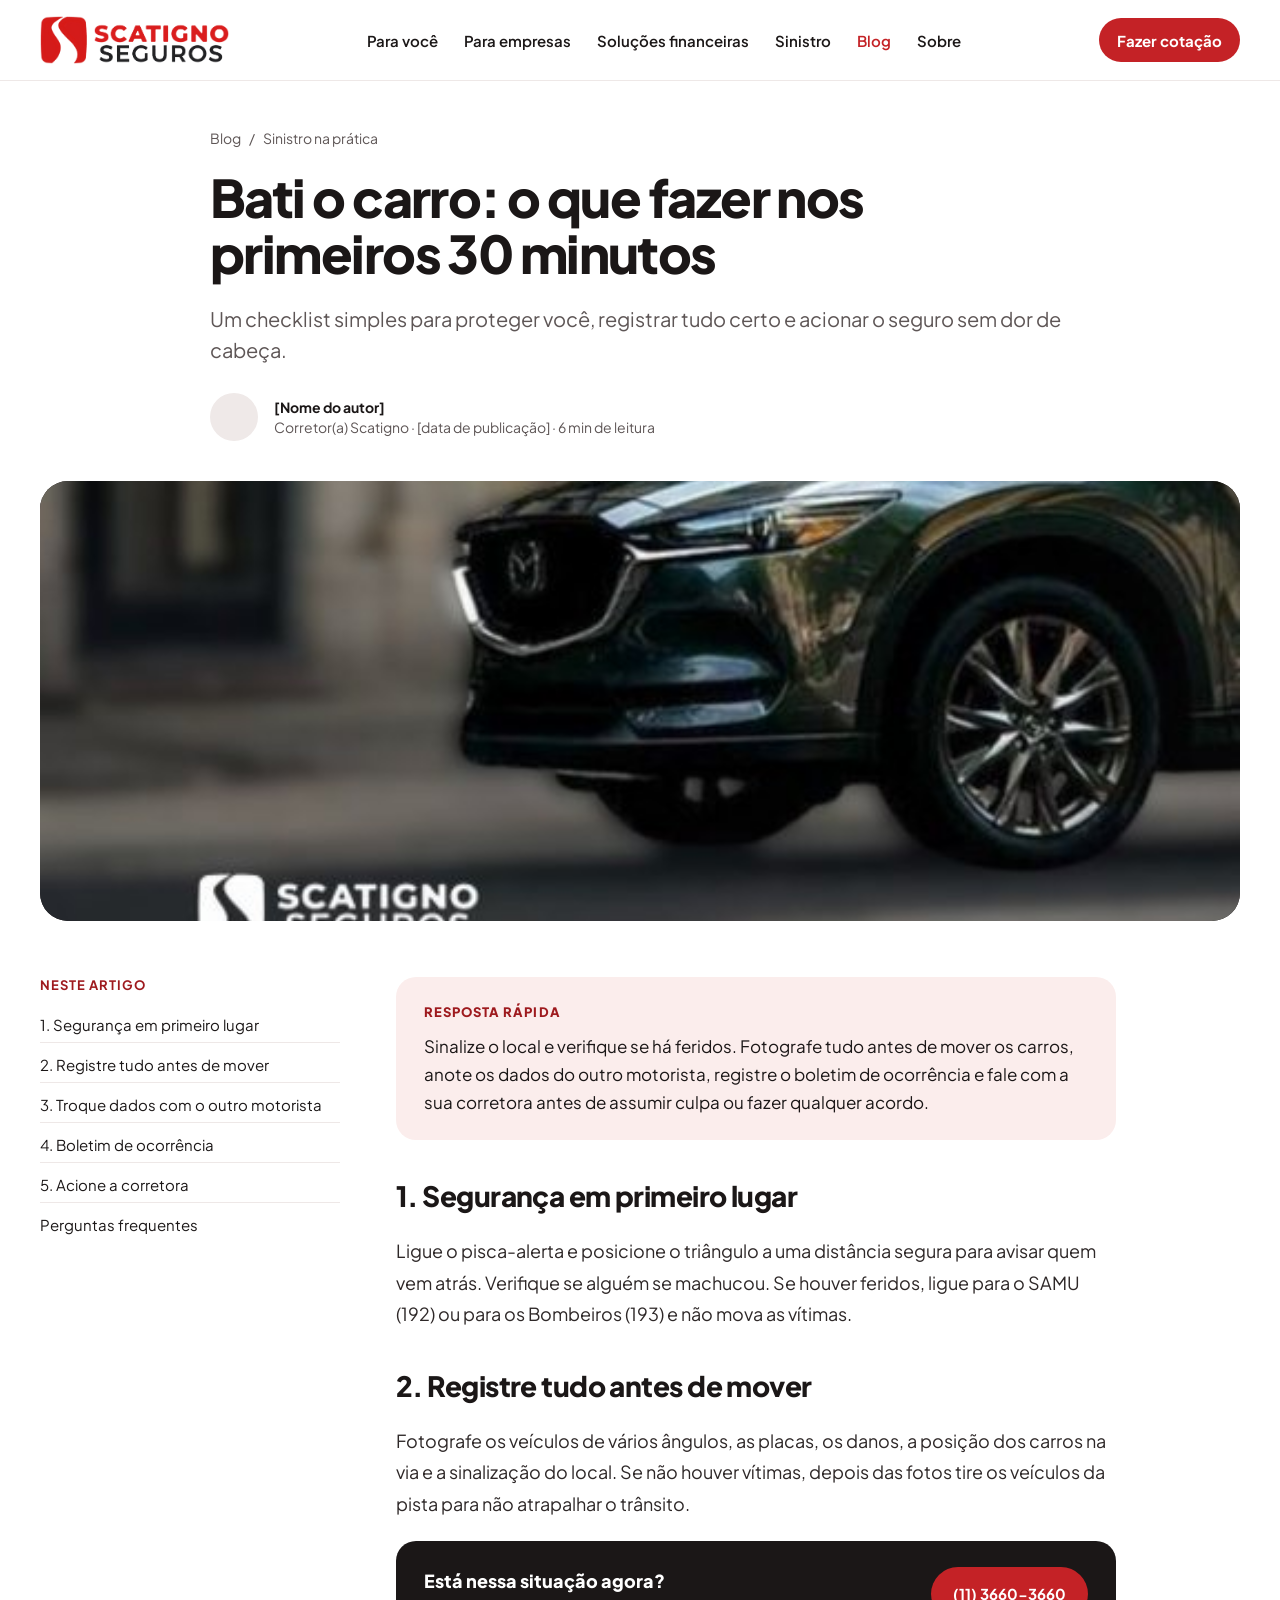
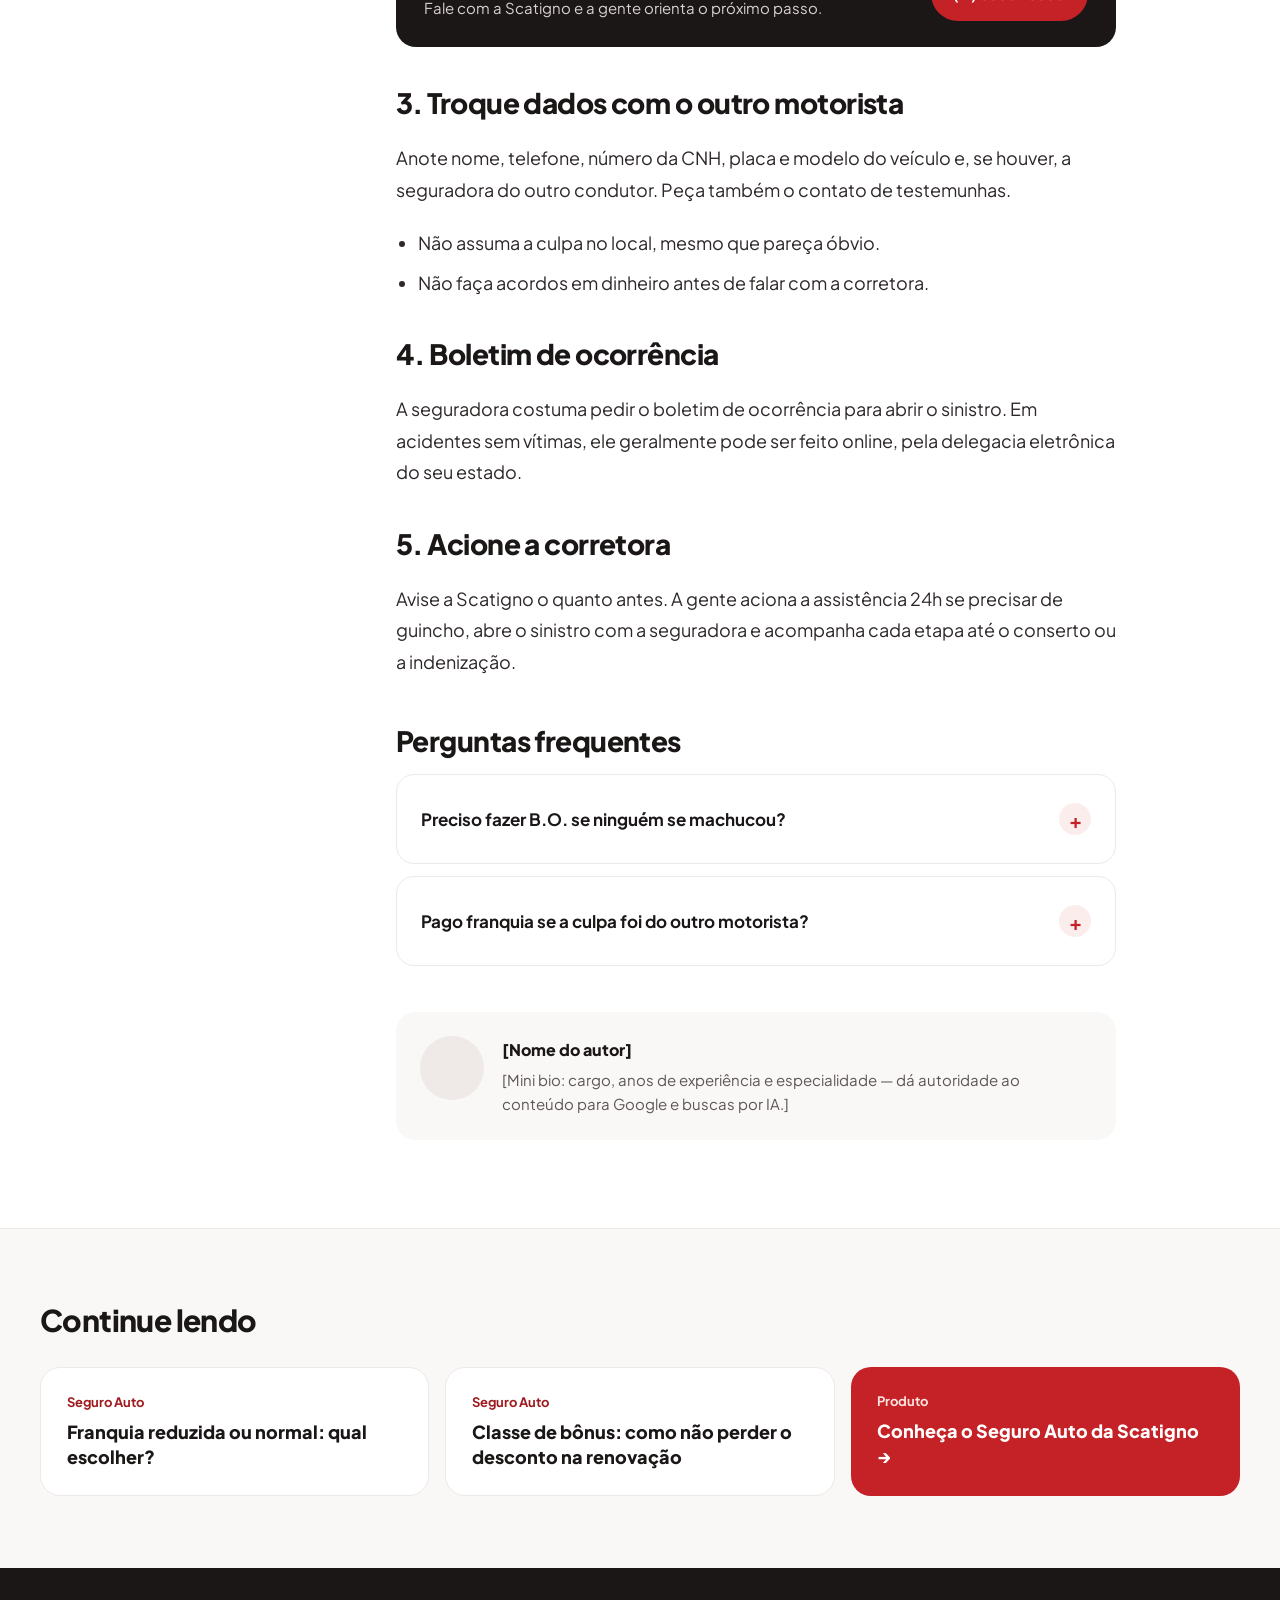
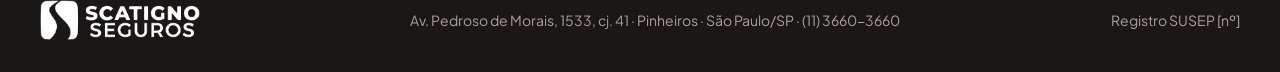
<file: public/post.html>
<!doctype html>
<html lang="pt-BR">
<head>
<meta charset="utf-8">
<meta name="viewport" content="width=device-width, initial-scale=1">
<title>Bati o carro: o que fazer nos primeiros 30 minutos | Scatigno Seguros</title>
<meta name="robots" content="noindex, nofollow">
<link rel="icon" href="assets/mark-red.svg" type="image/svg+xml">

<link rel="preconnect" href="https://fonts.googleapis.com">
<link href="https://fonts.googleapis.com/css2?family=Plus+Jakarta+Sans:wght@400;500;600;700;800&amp;display=swap" rel="stylesheet">
<style>
body{margin:0;background:#FFFFFF}
a{color:#C42226;text-decoration:none}a:hover{color:#9E1A1E}
</style>
<script type="application/ld+json">{"@context": "https://schema.org", "@type": "FAQPage", "mainEntity": [{"@type": "Question", "name": "Preciso fazer B.O. se ninguém se machucou?", "acceptedAnswer": {"@type": "Answer", "text": "Em geral, sim: a seguradora costuma pedir o boletim de ocorrência para abrir o sinistro. Em acidentes sem vítimas, ele normalmente pode ser registrado online, na delegacia eletrônica do seu estado."}}, {"@type": "Question", "name": "Pago franquia se a culpa foi do outro motorista?", "acceptedAnswer": {"@type": "Answer", "text": "Se o outro motorista assume a culpa e aciona o seguro dele, normalmente você não paga franquia. Se você usar o seu próprio seguro, paga a franquia — e a corretora orienta como buscar o ressarcimento."}}]}</script>

<link rel="stylesheet" href="assets/site.css">
</head>
<body>
<div class="progress" aria-hidden="true"></div>

<div style="font-family: 'Plus Jakarta Sans', system-ui, sans-serif; color: #1B1717; background: #FFFFFF; width: 100%; min-height: 100vh">

  <!-- Header -->
  <header style="background: rgba(255,255,255,.92); backdrop-filter: blur(10px); border-bottom: 1px solid #EEE8E7; position: sticky; top: 0; z-index: 10">
    <div style="max-width: 1200px; margin: 0 auto; padding: 16px 24px; display: flex; flex-wrap: wrap; gap: 16px 32px; align-items: center; justify-content: space-between">
      <a href="index.html" aria-label="Scatigno Seguros — início" style="display: flex">
        <img src="assets/logo-oficial-cor.png" alt="Scatigno Seguros" style="height: 48px; width: auto; display: block">
      </a>
      <button type="button" class="menu-btn" aria-expanded="false" aria-controls="mainnav" aria-label="Abrir menu"><svg aria-hidden="true" width="24" height="24" viewBox="0 0 24 24" fill="none" stroke="currentColor" stroke-width="2" stroke-linecap="round"><path d="M4 7h16M4 12h16M4 17h16"/></svg></button><nav id="mainnav" class="mainnav" aria-label="Principal" style="display: flex; flex-wrap: wrap; gap: 4px 26px; font-size: 15px; font-weight: 600">
        <a href="seguro-auto.html" style="color: #1B1717; padding: 10px 0">Para você</a>
        <a href="index.html" style="color: #1B1717; padding: 10px 0">Para empresas</a>
        <a href="index.html" style="color: #1B1717; padding: 10px 0">Soluções financeiras</a>
        <a href="index.html" style="color: #1B1717; padding: 10px 0">Sinistro</a>
        <a href="blog.html" style="color: #C42226; padding: 10px 0">Blog</a>
        <a href="index.html" style="color: #1B1717; padding: 10px 0">Sobre</a>
      </nav>
      <a href="https://wa.me/551136603660" class="btn" style="display: inline-flex; align-items: center; padding: 12px 18px; border-radius: 999px; background: #C42226; color: #FFFFFF; font-weight: 700; font-size: 15px; min-height: 44px; box-sizing: border-box">Fazer cotação</a>
    </div>
  </header>

  <!-- Cabeçalho do artigo -->
  <section style="background: #FFFFFF">
    <div style="max-width: 860px; margin: 0 auto; padding: 48px 24px 40px; display: flex; flex-direction: column; gap: 22px">
      <nav aria-label="Você está em" style="font-size: 14px; color: #5E5656; display: flex; flex-wrap: wrap; gap: 8px">
        <a href="blog.html" style="color: #5E5656">Blog</a><span aria-hidden="true">/</span>
        <a href="blog.html" style="color: #5E5656">Sinistro na prática</a>
      </nav>
      <h1 class="rv" style="margin: 0; font-size: clamp(34px, 4.6vw, 52px); line-height: 1.08; letter-spacing: -0.03em; font-weight: 800">Bati o carro: o que fazer nos primeiros 30 minutos</h1>
      <p style="margin: 0; font-size: 20px; line-height: 1.55; color: #5E5656">Um checklist simples para proteger você, registrar tudo certo e acionar o seguro sem dor de cabeça.</p>
      <div style="display: flex; flex-wrap: wrap; gap: 16px; align-items: center; padding-top: 6px">
        <div role="img" aria-label="Foto do autor" style="width: 48px; height: 48px; border-radius: 999px; background: #EFE9E8"></div>
        <div style="display: flex; flex-direction: column; gap: 2px; font-size: 14px">
          <span style="font-weight: 700">[Nome do autor]</span>
          <span style="color: #5E5656">Corretor(a) Scatigno · [data de publicação] · 6 min de leitura</span>
        </div>
      </div>
    </div>
    <div style="max-width: 1200px; margin: 0 auto; padding: 0 24px">
      <div class="zoom rv rv-s" style="height: 440px; border-radius: 28px; background: #1B1717; position: relative; overflow: hidden">
        <img src="assets/ig/carro-mudou.jpg" alt="Carro em rua urbana" data-parallax="0.06" style="position: absolute; left: 0; top: -40px; width: 100%; height: calc(100% + 80px); object-fit: cover; object-position: center 78%">
      </div>
    </div>
  </section>

  <!-- Corpo -->
  <section style="background: #FFFFFF">
    <div style="max-width: 1200px; margin: 0 auto; padding: 56px 24px 88px; display: flex; flex-wrap: wrap; gap: 56px; align-items: flex-start">

      <!-- Índice -->
      <aside style="flex: 1 1 240px; min-width: 0; max-width: 300px; display: flex; flex-direction: column; gap: 14px">
        <span style="font-size: 13px; font-weight: 700; color: #9E1A1E; letter-spacing: 0.08em; text-transform: uppercase">Neste artigo</span>
        <nav aria-label="Índice do artigo" style="display: flex; flex-direction: column; gap: 4px; font-size: 15px">
          <a href="#seguranca" style="color: #1B1717; padding: 8px 0; border-bottom: 1px solid #EEE8E7">1. Segurança em primeiro lugar</a>
          <a href="#registro" style="color: #1B1717; padding: 8px 0; border-bottom: 1px solid #EEE8E7">2. Registre tudo antes de mover</a>
          <a href="#dados" style="color: #1B1717; padding: 8px 0; border-bottom: 1px solid #EEE8E7">3. Troque dados com o outro motorista</a>
          <a href="#bo" style="color: #1B1717; padding: 8px 0; border-bottom: 1px solid #EEE8E7">4. Boletim de ocorrência</a>
          <a href="#acione" style="color: #1B1717; padding: 8px 0; border-bottom: 1px solid #EEE8E7">5. Acione a corretora</a>
          <a href="#faq" style="color: #1B1717; padding: 8px 0">Perguntas frequentes</a>
        </nav>
      </aside>

      <!-- Artigo -->
      <article style="flex: 999 1 560px; min-width: 0; max-width: 720px; display: flex; flex-direction: column; gap: 22px; font-size: 18px; line-height: 1.75; color: #2E2828">

        <div style="padding: 24px 28px; border-radius: 20px; background: #FBEDEC; display: flex; flex-direction: column; gap: 8px">
          <span style="font-size: 13px; font-weight: 800; color: #9E1A1E; letter-spacing: 0.08em; text-transform: uppercase">Resposta rápida</span>
          <p style="margin: 0; font-size: 17px; line-height: 1.65; color: #1B1717">Sinalize o local e verifique se há feridos. Fotografe tudo antes de mover os carros, anote os dados do outro motorista, registre o boletim de ocorrência e fale com a sua corretora antes de assumir culpa ou fazer qualquer acordo.</p>
        </div>

        <h2 id="seguranca" style="margin: 16px 0 0; font-size: 28px; line-height: 1.25; letter-spacing: -0.02em; font-weight: 800; color: #1B1717">1. Segurança em primeiro lugar</h2>
        <p style="margin: 0">Ligue o pisca-alerta e posicione o triângulo a uma distância segura para avisar quem vem atrás. Verifique se alguém se machucou. Se houver feridos, ligue para o SAMU (192) ou para os Bombeiros (193) e não mova as vítimas.</p>

        <h2 id="registro" style="margin: 16px 0 0; font-size: 28px; line-height: 1.25; letter-spacing: -0.02em; font-weight: 800; color: #1B1717">2. Registre tudo antes de mover</h2>
        <p style="margin: 0">Fotografe os veículos de vários ângulos, as placas, os danos, a posição dos carros na via e a sinalização do local. Se não houver vítimas, depois das fotos tire os veículos da pista para não atrapalhar o trânsito.</p>

        <!-- CTA contextual -->
        <div style="display: flex; flex-wrap: wrap; gap: 20px; align-items: center; justify-content: space-between; padding: 26px 28px; border-radius: 20px; background: #1B1717; color: #FFFFFF">
          <div style="flex: 1 1 280px; display: flex; flex-direction: column; gap: 4px">
            <span style="font-size: 18px; font-weight: 800; line-height: 1.35">Está nessa situação agora?</span>
            <span style="font-size: 15px; line-height: 1.5; color: #D9D1D0">Fale com a Scatigno e a gente orienta o próximo passo.</span>
          </div>
          <a href="tel:+551136603660" style="display: inline-flex; align-items: center; padding: 14px 22px; border-radius: 999px; background: #C42226; color: #FFFFFF; font-weight: 700; font-size: 15px">(11) 3660-3660</a>
        </div>

        <h2 id="dados" style="margin: 16px 0 0; font-size: 28px; line-height: 1.25; letter-spacing: -0.02em; font-weight: 800; color: #1B1717">3. Troque dados com o outro motorista</h2>
        <p style="margin: 0">Anote nome, telefone, número da CNH, placa e modelo do veículo e, se houver, a seguradora do outro condutor. Peça também o contato de testemunhas.</p>
        <ul style="margin: 0; padding-left: 22px; display: flex; flex-direction: column; gap: 8px">
          <li>Não assuma a culpa no local, mesmo que pareça óbvio.</li>
          <li>Não faça acordos em dinheiro antes de falar com a corretora.</li>
        </ul>

        <h2 id="bo" style="margin: 16px 0 0; font-size: 28px; line-height: 1.25; letter-spacing: -0.02em; font-weight: 800; color: #1B1717">4. Boletim de ocorrência</h2>
        <p style="margin: 0">A seguradora costuma pedir o boletim de ocorrência para abrir o sinistro. Em acidentes sem vítimas, ele geralmente pode ser feito online, pela delegacia eletrônica do seu estado.</p>

        <h2 id="acione" style="margin: 16px 0 0; font-size: 28px; line-height: 1.25; letter-spacing: -0.02em; font-weight: 800; color: #1B1717">5. Acione a corretora</h2>
        <p style="margin: 0">Avise a Scatigno o quanto antes. A gente aciona a assistência 24h se precisar de guincho, abre o sinistro com a seguradora e acompanha cada etapa até o conserto ou a indenização.</p>

        <!-- FAQ -->
        <div id="faq" style="margin-top: 24px; display: flex; flex-direction: column; gap: 12px">
          <h2 class="rv" style="margin: 0 0 4px; font-size: 28px; line-height: 1.25; letter-spacing: -0.02em; font-weight: 800; color: #1B1717">Perguntas frequentes</h2>
          <details style="border: 1px solid #EEE8E7; border-radius: 18px; background: #FFFFFF">
  <summary style="list-style: none; display: flex; justify-content: space-between; align-items: center; gap: 16px; padding: 22px 24px; cursor: pointer; font-size: 17px; font-weight: 700; color: #1B1717; min-height: 44px"><span>Preciso fazer B.O. se ninguém se machucou?</span><span class="sign" aria-hidden="true" style="flex: none; width: 32px; height: 32px; border-radius: 999px; background: #FBEDEC; color: #C42226; display: flex; align-items: center; justify-content: center; font-size: 20px; font-weight: 700">+</span></summary>
  <p style="margin: 0; padding: 0 24px 22px; font-size: 16px; line-height: 1.65; color: #5E5656">Em geral, sim: a seguradora costuma pedir o boletim de ocorrência para abrir o sinistro. Em acidentes sem vítimas, ele normalmente pode ser registrado online, na delegacia eletrônica do seu estado.</p>
</details>
<details style="border: 1px solid #EEE8E7; border-radius: 18px; background: #FFFFFF">
  <summary style="list-style: none; display: flex; justify-content: space-between; align-items: center; gap: 16px; padding: 22px 24px; cursor: pointer; font-size: 17px; font-weight: 700; color: #1B1717; min-height: 44px"><span>Pago franquia se a culpa foi do outro motorista?</span><span class="sign" aria-hidden="true" style="flex: none; width: 32px; height: 32px; border-radius: 999px; background: #FBEDEC; color: #C42226; display: flex; align-items: center; justify-content: center; font-size: 20px; font-weight: 700">+</span></summary>
  <p style="margin: 0; padding: 0 24px 22px; font-size: 16px; line-height: 1.65; color: #5E5656">Se o outro motorista assume a culpa e aciona o seguro dele, normalmente você não paga franquia. Se você usar o seu próprio seguro, paga a franquia — e a corretora orienta como buscar o ressarcimento.</p>
</details>
        </div>

        <!-- Autor -->
        <div style="margin-top: 24px; display: flex; gap: 18px; padding: 24px; border-radius: 20px; background: #FAF8F7; align-items: flex-start">
          <div role="img" aria-label="Foto do autor" style="flex: none; width: 64px; height: 64px; border-radius: 999px; background: #EFE9E8"></div>
          <div style="display: flex; flex-direction: column; gap: 4px">
            <span style="font-size: 16px; font-weight: 800; color: #1B1717">[Nome do autor]</span>
            <span style="font-size: 15px; line-height: 1.6; color: #5E5656">[Mini bio: cargo, anos de experiência e especialidade — dá autoridade ao conteúdo para Google e buscas por IA.]</span>
          </div>
        </div>
      </article>
    </div>
  </section>

  <!-- Relacionados -->
  <section style="background: #FAF8F7; border-top: 1px solid #EEE8E7">
    <div style="max-width: 1200px; margin: 0 auto; padding: 72px 24px; display: flex; flex-direction: column; gap: 28px">
      <h2 class="rv" style="margin: 0; font-size: 30px; letter-spacing: -0.02em; font-weight: 800">Continue lendo</h2>
      <div style="display: grid; grid-template-columns: repeat(auto-fit, minmax(260px, 1fr)); gap: 16px">
        <a href="post.html" class="lift rv" style="display: flex; flex-direction: column; gap: 10px; padding: 26px; border-radius: 20px; background: #FFFFFF; border: 1px solid #EEE8E7; color: #1B1717">
          <span style="font-size: 13px; font-weight: 700; color: #9E1A1E">Seguro Auto</span>
          <span style="font-size: 18px; font-weight: 800; line-height: 1.35">Franquia reduzida ou normal: qual escolher?</span>
        </a>
        <a href="post.html" class="lift rv" style="display: flex; flex-direction: column; gap: 10px; padding: 26px; border-radius: 20px; background: #FFFFFF; border: 1px solid #EEE8E7; color: #1B1717">
          <span style="font-size: 13px; font-weight: 700; color: #9E1A1E">Seguro Auto</span>
          <span style="font-size: 18px; font-weight: 800; line-height: 1.35">Classe de bônus: como não perder o desconto na renovação</span>
        </a>
        <a href="seguro-auto.html" style="display: flex; flex-direction: column; gap: 10px; padding: 26px; border-radius: 20px; background: #C42226; color: #FFFFFF">
          <span style="font-size: 13px; font-weight: 700; color: #FFE3E1">Produto</span>
          <span style="font-size: 18px; font-weight: 800; line-height: 1.35">Conheça o Seguro Auto da Scatigno →</span>
        </a>
      </div>
    </div>
  </section>
  <footer style="background: #1B1717; color: #A99F9E; font-size: 14px">
    <div style="max-width: 1200px; margin: 0 auto; padding: 32px 24px; display: flex; flex-wrap: wrap; gap: 16px 32px; justify-content: space-between; align-items: center">
      <img src="assets/logo-oficial-branco.png" alt="Scatigno Seguros" style="height: 40px; width: auto">
      <span>Av. Pedroso de Morais, 1533, cj. 41 · Pinheiros · São Paulo/SP · (11) 3660-3660</span>
      <span>Registro SUSEP [nº]</span>
    </div>
  </footer>
</div>

<script>var first=document.querySelector('details');
var mb=document.querySelector('.menu-btn'),mn=document.getElementById('mainnav');if(mb){mb.onclick=function(){var o=mn.classList.toggle('open');mb.setAttribute('aria-expanded',o);mb.setAttribute('aria-label',o?'Fechar menu':'Abrir menu')};mn.querySelectorAll('a').forEach(function(a){a.addEventListener('click',function(){mn.classList.remove('open');mb.setAttribute('aria-expanded',false)})})}</script>
<a class="wa-fab pulse" href="https://wa.me/551136603660" target="_blank" rel="noopener" aria-label="Falar com a Scatigno no WhatsApp"><svg aria-hidden="true" width="30" height="30" viewBox="0 0 24 24" fill="currentColor"><path d="M12 .2C5.5.2.2 5.5.2 12c0 2.1.5 4.1 1.6 5.9L.2 23.8l6.1-1.6c1.7.9 3.7 1.4 5.7 1.4 6.5 0 11.8-5.3 11.8-11.8S18.5.2 12 .2zm0 21.6c-1.8 0-3.5-.5-5-1.4l-.4-.2-3.7 1 1-3.6-.2-.4C2.7 15.6 2.2 13.8 2.2 12 2.2 6.6 6.6 2.2 12 2.2S21.8 6.6 21.8 12 17.4 21.8 12 21.8zm5.5-7.4c-.3-.1-1.7-.8-2-.9-.3-.1-.5-.1-.7.1-.2.3-.8.9-.9 1.1-.2.2-.3.2-.6.1-.3-.1-1.2-.5-2.3-1.4-.9-.8-1.4-1.7-1.6-2-.2-.3 0-.4.1-.6l.4-.5.3-.5c.1-.2 0-.4 0-.5l-.9-2.2c-.2-.6-.5-.5-.7-.5h-.6c-.2 0-.5.1-.8.4-.3.3-1 1-1 2.4s1 2.8 1.2 3c.1.2 2 3.1 4.9 4.3 2.4.9 2.9.8 3.5.7.6-.1 1.7-.7 1.9-1.4.2-.7.2-1.2.2-1.4-.1-.1-.3-.2-.6-.3z"/></svg></a>
<script src="assets/site.js"></script>
</body>
</html>
</file>
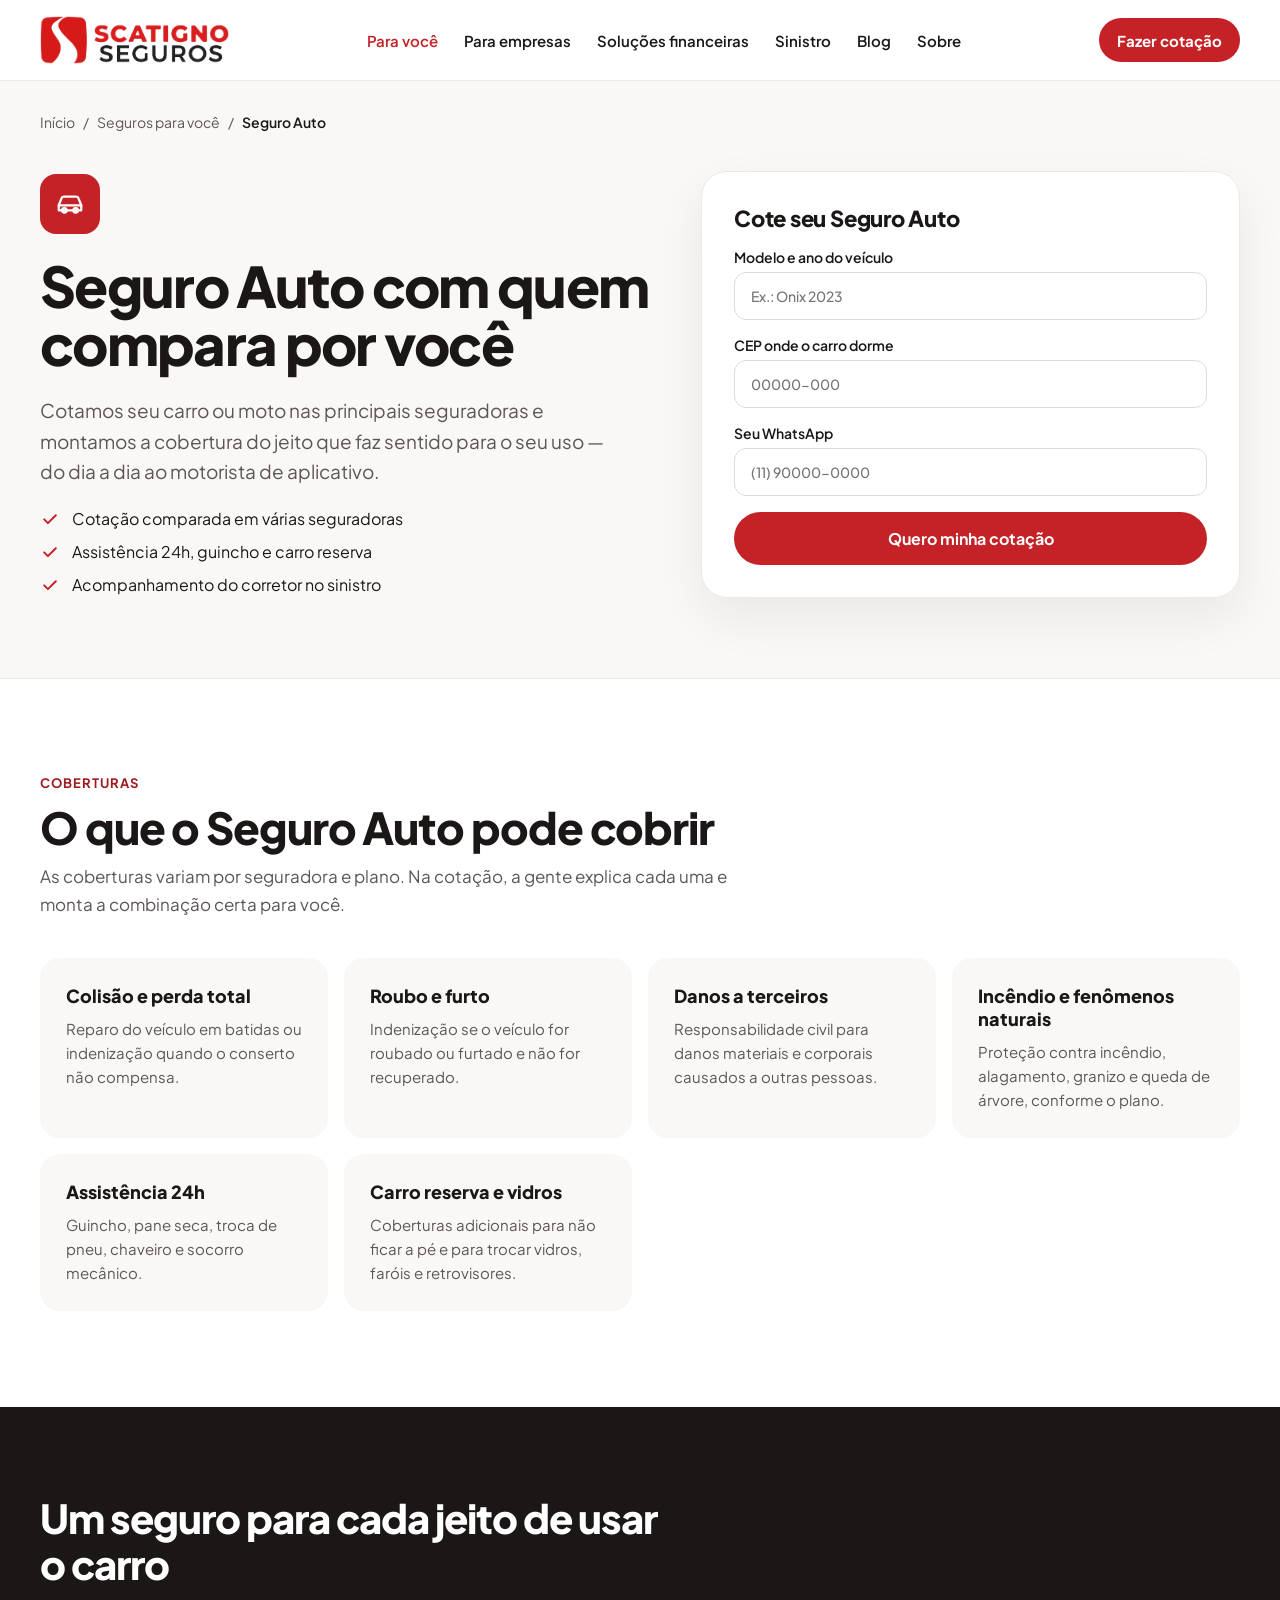
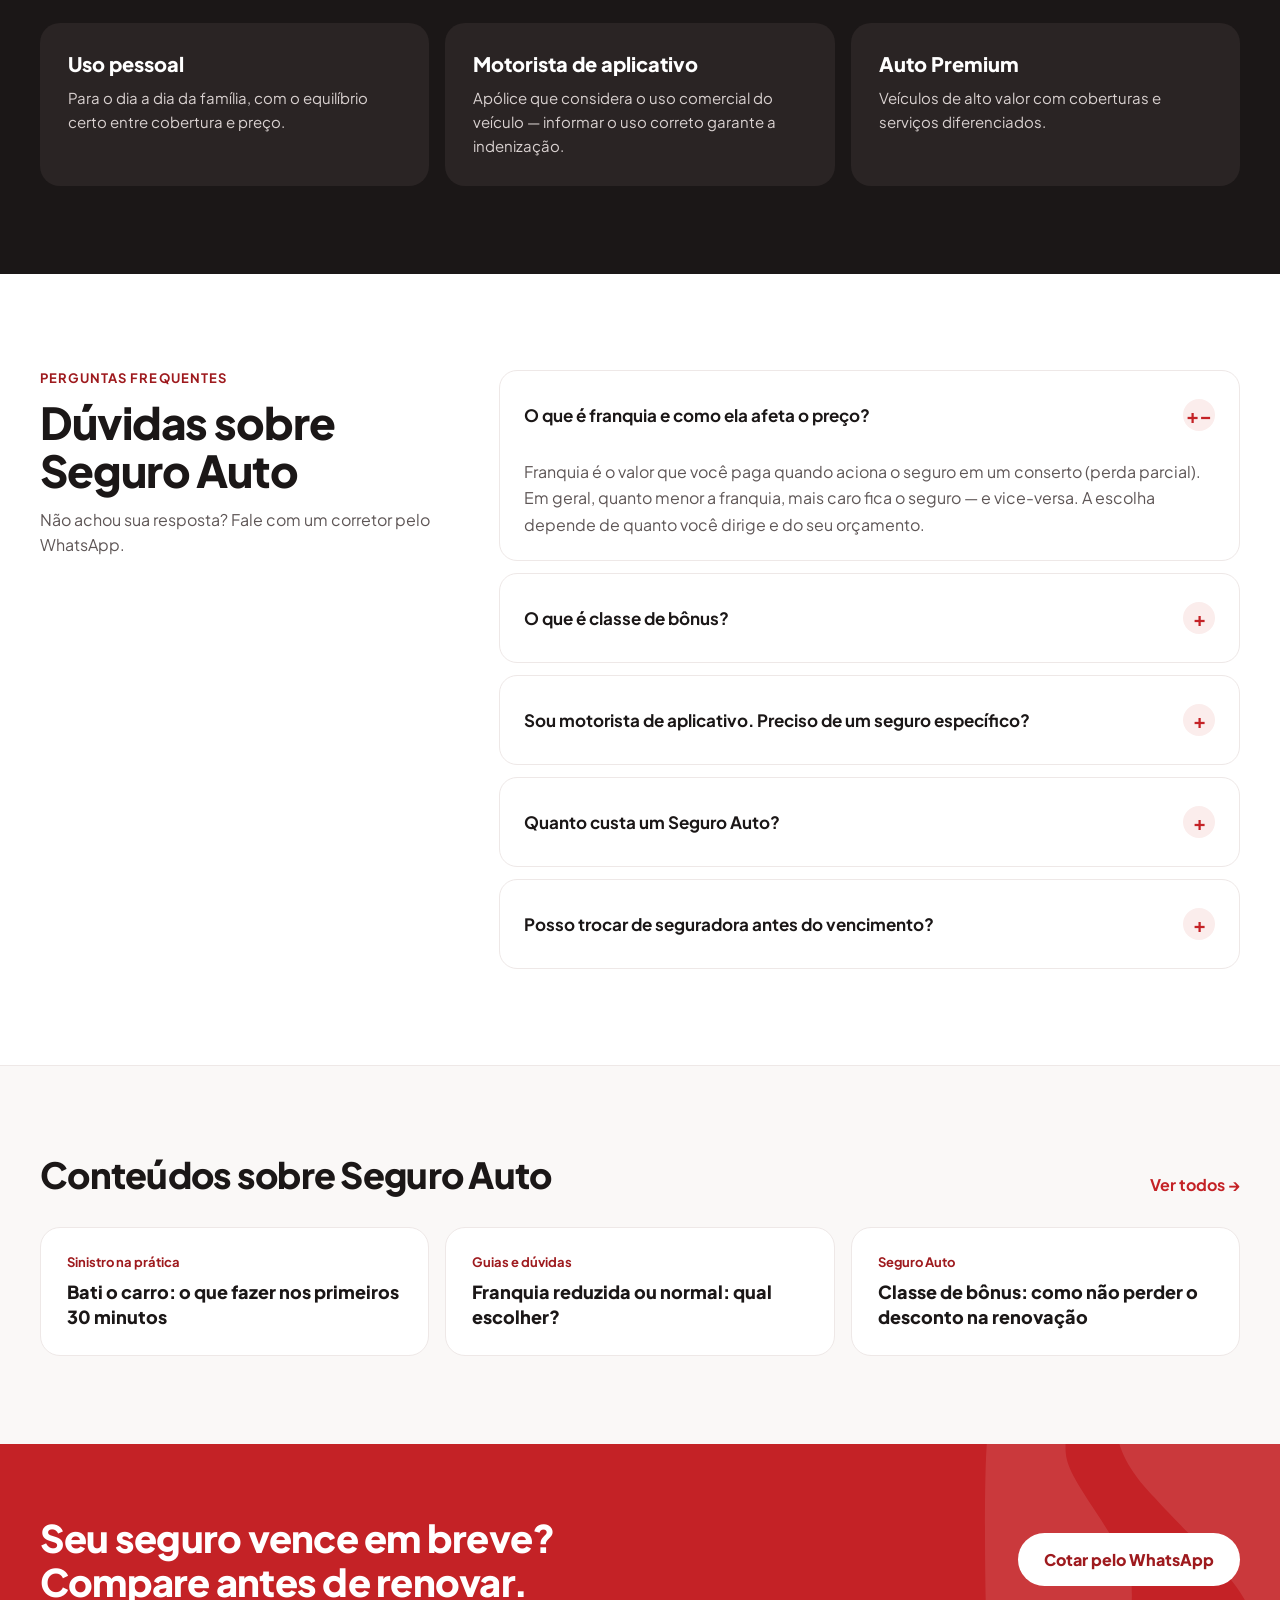
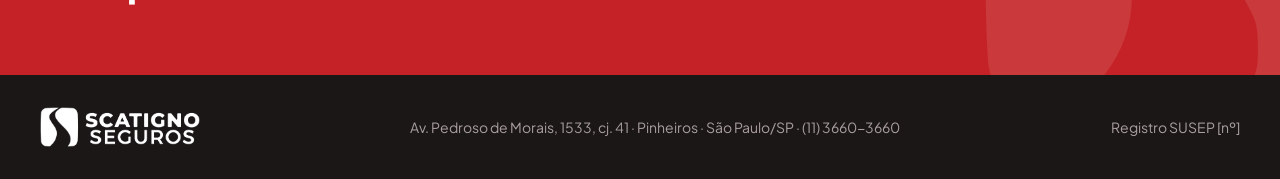
<file: public/seguro-auto.html>
<!doctype html>
<html lang="pt-BR">
<head>
<meta charset="utf-8">
<meta name="viewport" content="width=device-width, initial-scale=1">
<title>Seguro Auto | Scatigno Seguros</title>
<meta name="robots" content="noindex, nofollow">
<link rel="icon" href="assets/mark-red.svg" type="image/svg+xml">

<link rel="preconnect" href="https://fonts.googleapis.com">
<link href="https://fonts.googleapis.com/css2?family=Plus+Jakarta+Sans:wght@400;500;600;700;800&amp;display=swap" rel="stylesheet">
<style>
body{margin:0;background:#FFFFFF}
a{color:#C42226;text-decoration:none}a:hover{color:#9E1A1E}
</style>
<script type="application/ld+json">{"@context": "https://schema.org", "@type": "FAQPage", "mainEntity": [{"@type": "Question", "name": "O que é franquia e como ela afeta o preço?", "acceptedAnswer": {"@type": "Answer", "text": "Franquia é o valor que você paga quando aciona o seguro em um conserto (perda parcial). Em geral, quanto menor a franquia, mais caro fica o seguro — e vice-versa. A escolha depende de quanto você dirige e do seu orçamento."}}, {"@type": "Question", "name": "O que é classe de bônus?", "acceptedAnswer": {"@type": "Answer", "text": "É um desconto que cresce a cada ano sem acionar o seguro. Ele é seu, não da seguradora: dá para levar o bônus ao trocar de seguradora na renovação, desde que não haja interrupção na cobertura."}}, {"@type": "Question", "name": "Sou motorista de aplicativo. Preciso de um seguro específico?", "acceptedAnswer": {"@type": "Answer", "text": "Sim, o uso do veículo para transporte de passageiros precisa ser informado na contratação. Omitir essa informação pode comprometer a indenização em caso de sinistro."}}, {"@type": "Question", "name": "Quanto custa um Seguro Auto?", "acceptedAnswer": {"@type": "Answer", "text": "Depende do veículo, do CEP, do perfil de quem dirige e das coberturas escolhidas. Por isso a gente cota em várias seguradoras e mostra as opções lado a lado."}}, {"@type": "Question", "name": "Posso trocar de seguradora antes do vencimento?", "acceptedAnswer": {"@type": "Answer", "text": "É possível, mas o mais comum é comparar e trocar na renovação, mantendo o bônus. Fale com a gente cerca de 30 dias antes do vencimento."}}]}</script>

<link rel="stylesheet" href="assets/site.css">
</head>
<body>
<div class="progress" aria-hidden="true"></div>

<div style="font-family: 'Plus Jakarta Sans', system-ui, sans-serif; color: #1B1717; background: #FFFFFF; width: 100%; min-height: 100vh">

  <!-- Header -->
  <header style="background: rgba(255,255,255,.92); backdrop-filter: blur(10px); border-bottom: 1px solid #EEE8E7; position: sticky; top: 0; z-index: 10">
    <div style="max-width: 1200px; margin: 0 auto; padding: 16px 24px; display: flex; flex-wrap: wrap; gap: 16px 32px; align-items: center; justify-content: space-between">
      <a href="index.html" aria-label="Scatigno Seguros — início" style="display: flex">
        <img src="assets/logo-oficial-cor.png" alt="Scatigno Seguros" style="height: 48px; width: auto; display: block">
      </a>
      <button type="button" class="menu-btn" aria-expanded="false" aria-controls="mainnav" aria-label="Abrir menu"><svg aria-hidden="true" width="24" height="24" viewBox="0 0 24 24" fill="none" stroke="currentColor" stroke-width="2" stroke-linecap="round"><path d="M4 7h16M4 12h16M4 17h16"/></svg></button><nav id="mainnav" class="mainnav" aria-label="Principal" style="display: flex; flex-wrap: wrap; gap: 4px 26px; font-size: 15px; font-weight: 600">
        <a href="seguro-auto.html" style="color: #C42226; padding: 10px 0">Para você</a>
        <a href="index.html" style="color: #1B1717; padding: 10px 0">Para empresas</a>
        <a href="index.html" style="color: #1B1717; padding: 10px 0">Soluções financeiras</a>
        <a href="index.html" style="color: #1B1717; padding: 10px 0">Sinistro</a>
        <a href="blog.html" style="color: #1B1717; padding: 10px 0">Blog</a>
        <a href="index.html" style="color: #1B1717; padding: 10px 0">Sobre</a>
      </nav>
      <a href="https://wa.me/551136603660" class="btn" style="display: inline-flex; align-items: center; padding: 12px 18px; border-radius: 999px; background: #C42226; color: #FFFFFF; font-weight: 700; font-size: 15px; min-height: 44px; box-sizing: border-box">Fazer cotação</a>
    </div>
  </header>

  <!-- Hero do produto -->
  <section style="background: #FAF8F7; border-bottom: 1px solid #EEE8E7">
    <div style="max-width: 1200px; margin: 0 auto; padding: 32px 24px 80px; display: flex; flex-direction: column; gap: 40px">
      <nav aria-label="Você está em" style="font-size: 14px; color: #5E5656; display: flex; flex-wrap: wrap; gap: 8px">
        <a href="index.html" style="color: #5E5656">Início</a><span aria-hidden="true">/</span>
        <a href="index.html" style="color: #5E5656">Seguros para você</a><span aria-hidden="true">/</span>
        <span style="color: #1B1717; font-weight: 600">Seguro Auto</span>
      </nav>
      <div style="display: flex; flex-wrap: wrap; gap: 48px; align-items: center">
        <div style="flex: 1 1 520px; min-width: 0; display: flex; flex-direction: column; gap: 22px">
          <span style="align-self: flex-start; width: 60px; height: 60px; border-radius: 16px; background: #C42226; color: #FFFFFF; display: flex; align-items: center; justify-content: center"><svg aria-hidden="true" width="30" height="30" viewBox="0 0 24 24" fill="none" stroke="currentColor" stroke-width="1.8" stroke-linecap="round" stroke-linejoin="round"><path d="M3 13l2.2-5.5A2 2 0 0 1 7 6h10a2 2 0 0 1 1.8 1.5L21 13v4H3z"/><path d="M3 13h18"/><circle cx="7.5" cy="17" r="1.8"/><circle cx="16.5" cy="17" r="1.8"/></svg></span>
          <h1 class="rv" style="margin: 0; font-size: clamp(36px, 4.6vw, 56px); line-height: 1.05; letter-spacing: -0.03em; font-weight: 800">Seguro Auto com quem compara por você</h1>
          <p style="margin: 0; font-size: 19px; line-height: 1.6; color: #5E5656; max-width: 580px">Cotamos seu carro ou moto nas principais seguradoras e montamos a cobertura do jeito que faz sentido para o seu uso — do dia a dia ao motorista de aplicativo.</p>
          <ul style="margin: 0; padding: 0; list-style: none; display: flex; flex-direction: column; gap: 12px; font-size: 16px">
            <li style="display: flex; gap: 12px; align-items: center"><svg aria-hidden="true" width="20" height="20" viewBox="0 0 24 24" fill="none" stroke="#C42226" stroke-width="2.4" stroke-linecap="round" stroke-linejoin="round"><path d="M5 12.5l4.5 4.5L19 7.5"/></svg>Cotação comparada em várias seguradoras</li>
            <li style="display: flex; gap: 12px; align-items: center"><svg aria-hidden="true" width="20" height="20" viewBox="0 0 24 24" fill="none" stroke="#C42226" stroke-width="2.4" stroke-linecap="round" stroke-linejoin="round"><path d="M5 12.5l4.5 4.5L19 7.5"/></svg>Assistência 24h, guincho e carro reserva</li>
            <li style="display: flex; gap: 12px; align-items: center"><svg aria-hidden="true" width="20" height="20" viewBox="0 0 24 24" fill="none" stroke="#C42226" stroke-width="2.4" stroke-linecap="round" stroke-linejoin="round"><path d="M5 12.5l4.5 4.5L19 7.5"/></svg>Acompanhamento do corretor no sinistro</li>
          </ul>
        </div>
        <div style="flex: 1 1 380px; min-width: 0; background: #FFFFFF; border-radius: 26px; border: 1px solid #EEE8E7; padding: 32px; display: flex; flex-direction: column; gap: 16px; box-shadow: 0 20px 48px rgba(27, 23, 23, 0.07)">
          <h2 class="rv" style="margin: 0; font-size: 22px; font-weight: 800; letter-spacing: -0.01em">Cote seu Seguro Auto</h2>
          <label style="display: flex; flex-direction: column; gap: 6px; font-size: 14px; font-weight: 600">Modelo e ano do veículo
            <input type="text" placeholder="Ex.: Onix 2023" style="font: inherit; font-weight: 500; padding: 14px 16px; border-radius: 12px; border: 1.5px solid #E2DAD9; min-height: 48px; box-sizing: border-box">
          </label>
          <label style="display: flex; flex-direction: column; gap: 6px; font-size: 14px; font-weight: 600">CEP onde o carro dorme
            <input type="text" placeholder="00000-000" style="font: inherit; font-weight: 500; padding: 14px 16px; border-radius: 12px; border: 1.5px solid #E2DAD9; min-height: 48px; box-sizing: border-box">
          </label>
          <label style="display: flex; flex-direction: column; gap: 6px; font-size: 14px; font-weight: 600">Seu WhatsApp
            <input type="tel" placeholder="(11) 90000-0000" style="font: inherit; font-weight: 500; padding: 14px 16px; border-radius: 12px; border: 1.5px solid #E2DAD9; min-height: 48px; box-sizing: border-box">
          </label>
          <button type="button" style="font: inherit; font-weight: 700; font-size: 16px; padding: 16px; border-radius: 999px; border: 0; background: #C42226; color: #FFFFFF; min-height: 52px; cursor: pointer">Quero minha cotação</button>
        </div>
      </div>
    </div>
  </section>

  <!-- Coberturas -->
  <section style="background: #FFFFFF">
    <div style="max-width: 1200px; margin: 0 auto; padding: 96px 24px; display: flex; flex-direction: column; gap: 40px">
      <div style="display: flex; flex-direction: column; gap: 12px; max-width: 700px">
        <span style="font-size: 13px; font-weight: 700; color: #9E1A1E; letter-spacing: 0.08em; text-transform: uppercase">Coberturas</span>
        <h2 class="rv" style="margin: 0; font-size: clamp(30px, 3.6vw, 44px); line-height: 1.1; letter-spacing: -0.025em; font-weight: 800">O que o Seguro Auto pode cobrir</h2>
        <p style="margin: 0; font-size: 17px; line-height: 1.6; color: #5E5656">As coberturas variam por seguradora e plano. Na cotação, a gente explica cada uma e monta a combinação certa para você.</p>
      </div>
      <div style="display: grid; grid-template-columns: repeat(auto-fit, minmax(260px, 1fr)); gap: 16px">
        <div class="lift rv" style="display: flex; flex-direction: column; gap: 10px; padding: 26px; border-radius: 20px; background: #FAF8F7">
          <h3 style="margin: 0; font-size: 18px; font-weight: 800">Colisão e perda total</h3>
          <p style="margin: 0; font-size: 15px; line-height: 1.6; color: #5E5656">Reparo do veículo em batidas ou indenização quando o conserto não compensa.</p>
        </div>
        <div class="lift rv" style="display: flex; flex-direction: column; gap: 10px; padding: 26px; border-radius: 20px; background: #FAF8F7">
          <h3 style="margin: 0; font-size: 18px; font-weight: 800">Roubo e furto</h3>
          <p style="margin: 0; font-size: 15px; line-height: 1.6; color: #5E5656">Indenização se o veículo for roubado ou furtado e não for recuperado.</p>
        </div>
        <div class="lift rv" style="display: flex; flex-direction: column; gap: 10px; padding: 26px; border-radius: 20px; background: #FAF8F7">
          <h3 style="margin: 0; font-size: 18px; font-weight: 800">Danos a terceiros</h3>
          <p style="margin: 0; font-size: 15px; line-height: 1.6; color: #5E5656">Responsabilidade civil para danos materiais e corporais causados a outras pessoas.</p>
        </div>
        <div class="lift rv" style="display: flex; flex-direction: column; gap: 10px; padding: 26px; border-radius: 20px; background: #FAF8F7">
          <h3 style="margin: 0; font-size: 18px; font-weight: 800">Incêndio e fenômenos naturais</h3>
          <p style="margin: 0; font-size: 15px; line-height: 1.6; color: #5E5656">Proteção contra incêndio, alagamento, granizo e queda de árvore, conforme o plano.</p>
        </div>
        <div class="lift rv" style="display: flex; flex-direction: column; gap: 10px; padding: 26px; border-radius: 20px; background: #FAF8F7">
          <h3 style="margin: 0; font-size: 18px; font-weight: 800">Assistência 24h</h3>
          <p style="margin: 0; font-size: 15px; line-height: 1.6; color: #5E5656">Guincho, pane seca, troca de pneu, chaveiro e socorro mecânico.</p>
        </div>
        <div class="lift rv" style="display: flex; flex-direction: column; gap: 10px; padding: 26px; border-radius: 20px; background: #FAF8F7">
          <h3 style="margin: 0; font-size: 18px; font-weight: 800">Carro reserva e vidros</h3>
          <p style="margin: 0; font-size: 15px; line-height: 1.6; color: #5E5656">Coberturas adicionais para não ficar a pé e para trocar vidros, faróis e retrovisores.</p>
        </div>
      </div>
    </div>
  </section>

  <!-- Perfis -->
  <section style="background: #1B1717; color: #FFFFFF">
    <div style="max-width: 1200px; margin: 0 auto; padding: 88px 24px; display: flex; flex-direction: column; gap: 36px">
      <h2 class="rv" style="margin: 0; font-size: clamp(28px, 3.4vw, 40px); line-height: 1.15; letter-spacing: -0.025em; font-weight: 800; max-width: 640px">Um seguro para cada jeito de usar o carro</h2>
      <div style="display: grid; grid-template-columns: repeat(auto-fit, minmax(260px, 1fr)); gap: 16px">
        <div class="lift rv" style="display: flex; flex-direction: column; gap: 10px; padding: 28px; border-radius: 20px; background: #2A2424">
          <h3 style="margin: 0; font-size: 20px; font-weight: 800">Uso pessoal</h3>
          <p style="margin: 0; font-size: 15px; line-height: 1.6; color: #D9D1D0">Para o dia a dia da família, com o equilíbrio certo entre cobertura e preço.</p>
        </div>
        <div class="lift rv" style="display: flex; flex-direction: column; gap: 10px; padding: 28px; border-radius: 20px; background: #2A2424">
          <h3 style="margin: 0; font-size: 20px; font-weight: 800">Motorista de aplicativo</h3>
          <p style="margin: 0; font-size: 15px; line-height: 1.6; color: #D9D1D0">Apólice que considera o uso comercial do veículo — informar o uso correto garante a indenização.</p>
        </div>
        <div class="lift rv" style="display: flex; flex-direction: column; gap: 10px; padding: 28px; border-radius: 20px; background: #2A2424">
          <h3 style="margin: 0; font-size: 20px; font-weight: 800">Auto Premium</h3>
          <p style="margin: 0; font-size: 15px; line-height: 1.6; color: #D9D1D0">Veículos de alto valor com coberturas e serviços diferenciados.</p>
        </div>
      </div>
    </div>
  </section>

  <!-- FAQ -->
  <section style="background: #FFFFFF">
    <div style="max-width: 1200px; margin: 0 auto; padding: 96px 24px; display: flex; flex-wrap: wrap; gap: 48px">
      <div style="flex: 1 1 320px; min-width: 0; display: flex; flex-direction: column; gap: 12px">
        <span style="font-size: 13px; font-weight: 700; color: #9E1A1E; letter-spacing: 0.08em; text-transform: uppercase">Perguntas frequentes</span>
        <h2 class="rv" style="margin: 0; font-size: clamp(30px, 3.6vw, 44px); line-height: 1.1; letter-spacing: -0.025em; font-weight: 800">Dúvidas sobre Seguro Auto</h2>
        <p style="margin: 0; font-size: 16px; line-height: 1.6; color: #5E5656">Não achou sua resposta? Fale com um corretor pelo WhatsApp.</p>
      </div>
      <div style="flex: 2 1 560px; min-width: 0; display: flex; flex-direction: column; gap: 12px">
        <details style="border: 1px solid #EEE8E7; border-radius: 18px; background: #FFFFFF">
  <summary style="list-style: none; display: flex; justify-content: space-between; align-items: center; gap: 16px; padding: 22px 24px; cursor: pointer; font-size: 17px; font-weight: 700; color: #1B1717; min-height: 44px"><span>O que é franquia e como ela afeta o preço?</span><span class="sign" aria-hidden="true" style="flex: none; width: 32px; height: 32px; border-radius: 999px; background: #FBEDEC; color: #C42226; display: flex; align-items: center; justify-content: center; font-size: 20px; font-weight: 700">+</span></summary>
  <p style="margin: 0; padding: 0 24px 22px; font-size: 16px; line-height: 1.65; color: #5E5656">Franquia é o valor que você paga quando aciona o seguro em um conserto (perda parcial). Em geral, quanto menor a franquia, mais caro fica o seguro — e vice-versa. A escolha depende de quanto você dirige e do seu orçamento.</p>
</details>
<details style="border: 1px solid #EEE8E7; border-radius: 18px; background: #FFFFFF">
  <summary style="list-style: none; display: flex; justify-content: space-between; align-items: center; gap: 16px; padding: 22px 24px; cursor: pointer; font-size: 17px; font-weight: 700; color: #1B1717; min-height: 44px"><span>O que é classe de bônus?</span><span class="sign" aria-hidden="true" style="flex: none; width: 32px; height: 32px; border-radius: 999px; background: #FBEDEC; color: #C42226; display: flex; align-items: center; justify-content: center; font-size: 20px; font-weight: 700">+</span></summary>
  <p style="margin: 0; padding: 0 24px 22px; font-size: 16px; line-height: 1.65; color: #5E5656">É um desconto que cresce a cada ano sem acionar o seguro. Ele é seu, não da seguradora: dá para levar o bônus ao trocar de seguradora na renovação, desde que não haja interrupção na cobertura.</p>
</details>
<details style="border: 1px solid #EEE8E7; border-radius: 18px; background: #FFFFFF">
  <summary style="list-style: none; display: flex; justify-content: space-between; align-items: center; gap: 16px; padding: 22px 24px; cursor: pointer; font-size: 17px; font-weight: 700; color: #1B1717; min-height: 44px"><span>Sou motorista de aplicativo. Preciso de um seguro específico?</span><span class="sign" aria-hidden="true" style="flex: none; width: 32px; height: 32px; border-radius: 999px; background: #FBEDEC; color: #C42226; display: flex; align-items: center; justify-content: center; font-size: 20px; font-weight: 700">+</span></summary>
  <p style="margin: 0; padding: 0 24px 22px; font-size: 16px; line-height: 1.65; color: #5E5656">Sim, o uso do veículo para transporte de passageiros precisa ser informado na contratação. Omitir essa informação pode comprometer a indenização em caso de sinistro.</p>
</details>
<details style="border: 1px solid #EEE8E7; border-radius: 18px; background: #FFFFFF">
  <summary style="list-style: none; display: flex; justify-content: space-between; align-items: center; gap: 16px; padding: 22px 24px; cursor: pointer; font-size: 17px; font-weight: 700; color: #1B1717; min-height: 44px"><span>Quanto custa um Seguro Auto?</span><span class="sign" aria-hidden="true" style="flex: none; width: 32px; height: 32px; border-radius: 999px; background: #FBEDEC; color: #C42226; display: flex; align-items: center; justify-content: center; font-size: 20px; font-weight: 700">+</span></summary>
  <p style="margin: 0; padding: 0 24px 22px; font-size: 16px; line-height: 1.65; color: #5E5656">Depende do veículo, do CEP, do perfil de quem dirige e das coberturas escolhidas. Por isso a gente cota em várias seguradoras e mostra as opções lado a lado.</p>
</details>
<details style="border: 1px solid #EEE8E7; border-radius: 18px; background: #FFFFFF">
  <summary style="list-style: none; display: flex; justify-content: space-between; align-items: center; gap: 16px; padding: 22px 24px; cursor: pointer; font-size: 17px; font-weight: 700; color: #1B1717; min-height: 44px"><span>Posso trocar de seguradora antes do vencimento?</span><span class="sign" aria-hidden="true" style="flex: none; width: 32px; height: 32px; border-radius: 999px; background: #FBEDEC; color: #C42226; display: flex; align-items: center; justify-content: center; font-size: 20px; font-weight: 700">+</span></summary>
  <p style="margin: 0; padding: 0 24px 22px; font-size: 16px; line-height: 1.65; color: #5E5656">É possível, mas o mais comum é comparar e trocar na renovação, mantendo o bônus. Fale com a gente cerca de 30 dias antes do vencimento.</p>
</details>
      </div>
    </div>
  </section>

  <!-- Conteúdos relacionados (cluster) -->
  <section style="background: #FAF8F7; border-top: 1px solid #EEE8E7">
    <div style="max-width: 1200px; margin: 0 auto; padding: 88px 24px; display: flex; flex-direction: column; gap: 32px">
      <div style="display: flex; flex-wrap: wrap; gap: 16px; justify-content: space-between; align-items: flex-end">
        <h2 class="rv" style="margin: 0; font-size: clamp(26px, 3vw, 36px); line-height: 1.15; letter-spacing: -0.02em; font-weight: 800">Conteúdos sobre Seguro Auto</h2>
        <a href="blog.html" style="font-weight: 700">Ver todos →</a>
      </div>
      <div style="display: grid; grid-template-columns: repeat(auto-fit, minmax(260px, 1fr)); gap: 16px">
        <a href="post.html" class="lift rv" style="display: flex; flex-direction: column; gap: 10px; padding: 26px; border-radius: 20px; background: #FFFFFF; border: 1px solid #EEE8E7; color: #1B1717">
          <span style="font-size: 13px; font-weight: 700; color: #9E1A1E">Sinistro na prática</span>
          <span style="font-size: 18px; font-weight: 800; line-height: 1.35">Bati o carro: o que fazer nos primeiros 30 minutos</span>
        </a>
        <a href="post.html" class="lift rv" style="display: flex; flex-direction: column; gap: 10px; padding: 26px; border-radius: 20px; background: #FFFFFF; border: 1px solid #EEE8E7; color: #1B1717">
          <span style="font-size: 13px; font-weight: 700; color: #9E1A1E">Guias e dúvidas</span>
          <span style="font-size: 18px; font-weight: 800; line-height: 1.35">Franquia reduzida ou normal: qual escolher?</span>
        </a>
        <a href="post.html" class="lift rv" style="display: flex; flex-direction: column; gap: 10px; padding: 26px; border-radius: 20px; background: #FFFFFF; border: 1px solid #EEE8E7; color: #1B1717">
          <span style="font-size: 13px; font-weight: 700; color: #9E1A1E">Seguro Auto</span>
          <span style="font-size: 18px; font-weight: 800; line-height: 1.35">Classe de bônus: como não perder o desconto na renovação</span>
        </a>
      </div>
    </div>
  </section>

  <!-- CTA + rodapé compacto -->
  <section style="background: #C42226; color: #FFFFFF; position: relative; overflow: hidden">
    <video src="assets/video/carro-novo-prev.mp4" muted loop playsinline preload="none" data-autoplay aria-hidden="true" style="position: absolute; inset: 0; width: 100%; height: 100%; object-fit: cover; opacity: .22"></video><img src="assets/mark-white.svg" alt="" aria-hidden="true" class="spin-slow" style="position: absolute; right: -60px; top: -80px; width: 360px; height: 360px; opacity: 0.1">
    <div style="position: relative; max-width: 1200px; margin: 0 auto; padding: 72px 24px; display: flex; flex-wrap: wrap; gap: 24px; justify-content: space-between; align-items: center">
      <h2 class="rv" style="margin: 0; font-size: clamp(26px, 3vw, 38px); line-height: 1.15; letter-spacing: -0.02em; font-weight: 800; max-width: 620px">Seu seguro vence em breve? Compare antes de renovar.</h2>
      <a href="https://wa.me/551136603660" style="display: inline-flex; align-items: center; padding: 16px 26px; border-radius: 999px; background: #FFFFFF; color: #9E1A1E; font-weight: 800; font-size: 16px">Cotar pelo WhatsApp</a>
    </div>
  </section>
  <footer style="background: #1B1717; color: #A99F9E; font-size: 14px">
    <div style="max-width: 1200px; margin: 0 auto; padding: 32px 24px; display: flex; flex-wrap: wrap; gap: 16px 32px; justify-content: space-between; align-items: center">
      <img src="assets/logo-oficial-branco.png" alt="Scatigno Seguros" style="height: 40px; width: auto">
      <span>Av. Pedroso de Morais, 1533, cj. 41 · Pinheiros · São Paulo/SP · (11) 3660-3660</span>
      <span>Registro SUSEP [nº]</span>
    </div>
  </footer>
</div>

<script>var first=document.querySelector('details');if(first)first.open=true;
var mb=document.querySelector('.menu-btn'),mn=document.getElementById('mainnav');if(mb){mb.onclick=function(){var o=mn.classList.toggle('open');mb.setAttribute('aria-expanded',o);mb.setAttribute('aria-label',o?'Fechar menu':'Abrir menu')};mn.querySelectorAll('a').forEach(function(a){a.addEventListener('click',function(){mn.classList.remove('open');mb.setAttribute('aria-expanded',false)})})}</script>
<a class="wa-fab pulse" href="https://wa.me/551136603660" target="_blank" rel="noopener" aria-label="Falar com a Scatigno no WhatsApp"><svg aria-hidden="true" width="30" height="30" viewBox="0 0 24 24" fill="currentColor"><path d="M12 .2C5.5.2.2 5.5.2 12c0 2.1.5 4.1 1.6 5.9L.2 23.8l6.1-1.6c1.7.9 3.7 1.4 5.7 1.4 6.5 0 11.8-5.3 11.8-11.8S18.5.2 12 .2zm0 21.6c-1.8 0-3.5-.5-5-1.4l-.4-.2-3.7 1 1-3.6-.2-.4C2.7 15.6 2.2 13.8 2.2 12 2.2 6.6 6.6 2.2 12 2.2S21.8 6.6 21.8 12 17.4 21.8 12 21.8zm5.5-7.4c-.3-.1-1.7-.8-2-.9-.3-.1-.5-.1-.7.1-.2.3-.8.9-.9 1.1-.2.2-.3.2-.6.1-.3-.1-1.2-.5-2.3-1.4-.9-.8-1.4-1.7-1.6-2-.2-.3 0-.4.1-.6l.4-.5.3-.5c.1-.2 0-.4 0-.5l-.9-2.2c-.2-.6-.5-.5-.7-.5h-.6c-.2 0-.5.1-.8.4-.3.3-1 1-1 2.4s1 2.8 1.2 3c.1.2 2 3.1 4.9 4.3 2.4.9 2.9.8 3.5.7.6-.1 1.7-.7 1.9-1.4.2-.7.2-1.2.2-1.4-.1-.1-.3-.2-.6-.3z"/></svg></a>
<script src="assets/site.js"></script>
</body>
</html>
</file>
<file: public/assets/site.css>
/* ===== Scatigno — camada de movimento compartilhada ===== */
[hidden]{display:none!important}
:root{--red:#C42226;--red-d:#9E1A1E;--ink:#1B1717;--muted:#5E5656;--line:#EEE8E7;--soft:#FAF8F7;--blush:#FBEDEC}

/* Revelar ao rolar */
.rv{opacity:0;transform:translateY(28px);transition:opacity .8s cubic-bezier(.2,.7,.2,1),transform .8s cubic-bezier(.2,.7,.2,1);transition-delay:var(--d,0s)}
.rv.rv-l{transform:translateX(-36px)}
.rv.rv-r{transform:translateX(36px)}
.rv.rv-s{transform:scale(.94)}
.rv.in{opacity:1;transform:none}

/* Cards com elevação */
.lift{transition:transform .35s cubic-bezier(.2,.7,.2,1),box-shadow .35s,border-color .35s}
.lift:hover{transform:translateY(-6px);box-shadow:0 22px 44px rgba(27,23,23,.10);border-color:#E2C9C7}
.lift .arrow{display:inline-block;transition:transform .3s}
.lift:hover .arrow{transform:translateX(5px)}
.lift .ico{transition:transform .4s cubic-bezier(.3,1.6,.5,1),background .3s,color .3s}
.lift:hover .ico{transform:rotate(-8deg) scale(1.08);background:var(--red)!important;color:#fff!important}

/* Botões */
.btn{transition:transform .2s,box-shadow .25s,background .25s}
.btn:hover{transform:translateY(-2px);box-shadow:0 12px 26px rgba(196,34,38,.28)}
.btn:active{transform:translateY(0)}

/* Faixa rolante (marquee) */
.marquee{overflow:hidden;white-space:nowrap;-webkit-mask-image:linear-gradient(90deg,transparent,#000 6%,#000 94%,transparent);mask-image:linear-gradient(90deg,transparent,#000 6%,#000 94%,transparent)}
.marquee-track{display:inline-flex;gap:48px;padding-right:48px;animation:mq 38s linear infinite}
.marquee:hover .marquee-track{animation-play-state:paused}
@keyframes mq{to{transform:translateX(-50%)}}

/* Flutuar */
.float{animation:fl 6s ease-in-out infinite}
.float.f2{animation-duration:7.5s;animation-delay:-2s}
.float.f3{animation-duration:9s;animation-delay:-4s}
@keyframes fl{0%,100%{transform:translateY(0)}50%{transform:translateY(-12px)}}

/* Palavra rotativa do hero */
.rot{display:inline-grid;vertical-align:bottom}
.rot > span{grid-area:1/1;color:var(--red);opacity:0;transform:translateY(60%);transition:opacity .5s,transform .6s cubic-bezier(.2,.7,.2,1);white-space:nowrap}
.rot > span.on{opacity:1;transform:none}
.rot > span.out{opacity:0;transform:translateY(-60%)}

/* S girando suave no fundo */
.spin-slow{animation:sp 60s linear infinite}
@keyframes sp{to{transform:rotate(360deg)}}

/* Pulso do botão de WhatsApp */
.pulse{position:relative}
.pulse::after{content:"";position:absolute;inset:0;border-radius:inherit;box-shadow:0 0 0 0 rgba(37,211,102,.55);animation:pl 2.4s infinite}
@keyframes pl{70%{box-shadow:0 0 0 18px rgba(37,211,102,0)}100%{box-shadow:0 0 0 0 rgba(37,211,102,0)}}

/* Botão flutuante WhatsApp */
.wa-fab{position:fixed;right:20px;bottom:20px;z-index:60;width:60px;height:60px;border-radius:999px;background:#25D366;color:#fff;display:flex;align-items:center;justify-content:center;box-shadow:0 12px 30px rgba(0,0,0,.25);transform:scale(0);transition:transform .4s cubic-bezier(.3,1.6,.5,1)}
.wa-fab.show{transform:scale(1)}
.wa-fab:hover{color:#fff}

/* Barra de progresso de leitura */
.progress{position:fixed;left:0;top:0;height:3px;background:var(--red);width:0;z-index:70;transition:width .1s linear}

/* Cards de vídeo (reels) */
.reels{display:flex;gap:18px;overflow-x:auto;scroll-snap-type:x mandatory;padding:6px 24px 26px;scrollbar-width:none}
.reels::-webkit-scrollbar{display:none}
.reel{flex:0 0 auto;width:min(260px,68vw);aspect-ratio:9/16;border-radius:24px;overflow:hidden;position:relative;scroll-snap-align:start;background:#222;border:0;padding:0;cursor:pointer;color:#fff;text-align:left;font:inherit;transition:transform .4s cubic-bezier(.2,.7,.2,1),box-shadow .4s}
.reel:hover{transform:translateY(-8px) rotate(-.6deg);box-shadow:0 26px 50px rgba(0,0,0,.28)}
.reel video,.reel img{position:absolute;inset:0;width:100%;height:100%;object-fit:cover}
.reel::after{content:"";position:absolute;inset:0;background:linear-gradient(180deg,rgba(0,0,0,0) 45%,rgba(0,0,0,.78))}
.reel .meta{position:absolute;left:18px;right:18px;bottom:18px;z-index:2;display:flex;flex-direction:column;gap:6px}
.reel .tag{align-self:flex-start;font-size:12px;font-weight:700;letter-spacing:.04em;background:var(--red);padding:5px 10px;border-radius:999px}
.reel .ttl{font-size:18px;font-weight:800;line-height:1.25}
.reel .play{position:absolute;top:16px;right:16px;z-index:2;width:44px;height:44px;border-radius:999px;background:rgba(255,255,255,.22);backdrop-filter:blur(6px);display:flex;align-items:center;justify-content:center;transition:transform .3s,background .3s}
.reel:hover .play{transform:scale(1.12);background:var(--red)}

/* Modal de vídeo */
.vmodal{position:fixed;inset:0;z-index:100;background:rgba(15,10,10,.86);display:flex;align-items:center;justify-content:center;padding:24px;opacity:0;pointer-events:none;transition:opacity .3s}
.vmodal.open{opacity:1;pointer-events:auto}
.vmodal video{max-height:88vh;max-width:min(92vw,500px);border-radius:22px;background:#000;transform:scale(.92);transition:transform .35s cubic-bezier(.2,.7,.2,1)}
.vmodal.open video{transform:none}
.vmodal .close{position:absolute;top:18px;right:18px;width:48px;height:48px;border-radius:999px;border:0;background:#fff;color:var(--ink);font-size:26px;cursor:pointer}

/* Grade do Instagram */
.ig-grid{display:grid;grid-template-columns:repeat(6,minmax(0,1fr));gap:12px}
@media (max-width:1000px){.ig-grid{grid-template-columns:repeat(3,minmax(0,1fr))}}
@media (max-width:560px){.ig-grid{grid-template-columns:repeat(2,minmax(0,1fr))}}
.ig{position:relative;display:block;aspect-ratio:4/5;border-radius:18px;overflow:hidden;background:#eee}
.ig img{width:100%;height:100%;object-fit:cover;transition:transform .7s cubic-bezier(.2,.7,.2,1)}
.ig:hover img{transform:scale(1.08)}
.ig .ov{position:absolute;inset:0;background:rgba(158,26,30,.82);color:#fff;display:flex;flex-direction:column;justify-content:flex-end;gap:8px;padding:16px;opacity:0;transition:opacity .35s;font-size:14px;line-height:1.45}
.ig:hover .ov,.ig:focus-visible .ov{opacity:1}

/* Imagens com zoom suave */
.zoom{overflow:hidden}
.zoom img{transition:transform 1.2s cubic-bezier(.2,.7,.2,1)}
.zoom:hover img{transform:scale(1.05)}

/* Vídeo do hero */
.hero-video{position:relative;border-radius:30px;overflow:hidden;aspect-ratio:9/14;background:#1B1717;box-shadow:0 40px 80px rgba(80,10,12,.25)}
.hero-video video{position:absolute;inset:0;width:100%;height:100%;object-fit:cover}
.hero-video .sound{position:absolute;right:16px;bottom:16px;z-index:3;display:inline-flex;gap:8px;align-items:center;padding:10px 14px;border-radius:999px;border:0;background:rgba(255,255,255,.9);color:var(--ink);font:inherit;font-weight:700;font-size:14px;cursor:pointer;min-height:44px}
.chip-float{position:absolute;z-index:3;background:#fff;border-radius:18px;padding:12px 16px;box-shadow:0 18px 40px rgba(27,23,23,.16);display:flex;gap:12px;align-items:center;font-size:14px;line-height:1.3}

/* Linha do tempo */
.tl-dot{width:14px;height:14px;border-radius:999px;background:var(--red);box-shadow:0 0 0 6px var(--blush)}

@media (prefers-reduced-motion:reduce){
  .rv{opacity:1!important;transform:none!important;transition:none!important}
  .marquee-track,.float,.spin-slow,.pulse::after{animation:none!important}
  .rot > span{transition:none}
}

/* ===== Componentes base (chips, abas, menu mobile) ===== */
.chip{font:inherit;font-size:14px;font-weight:700;padding:12px 8px;border-radius:12px;min-height:46px;cursor:pointer;background:#FFFFFF;color:#1B1717;border:1.5px solid #E2DAD9}
.chip.on{background:#C42226;color:#FFFFFF;border-color:#C42226}
.chip.pill{padding:11px 18px;border-radius:999px;min-height:44px}
.chip.pill.on{background:#1B1717;border-color:#1B1717}
.tab{font:inherit;font-size:15px;font-weight:700;padding:12px 20px;border-radius:999px;border:0;min-height:44px;cursor:pointer;background:transparent;color:#5E5656}
.tab.on{background:#FFFFFF;color:#1B1717;box-shadow:0 2px 8px rgba(27,23,23,.10)}
summary::-webkit-details-marker{display:none}
details[open] .sign{font-size:0}details[open] .sign::after{content:"−";font-size:20px}
html{scroll-behavior:smooth}
.menu-btn{display:none}
@media (max-width:900px){
 header > div{flex-wrap:wrap!important;gap:10px!important}
 header > div > a:first-child img{height:34px!important}
 .menu-btn{display:flex;order:3;align-items:center;justify-content:center;width:46px;height:46px;border-radius:12px;border:1.5px solid #E2DAD9;background:#fff;color:#1B1717;cursor:pointer;margin-left:8px}
 header > div > a:last-child{order:2;margin-left:auto;padding:10px 14px!important;font-size:13.5px!important}
 .mainnav{display:none!important;order:4;width:100%;flex-direction:column;gap:0!important;border-top:1px solid #EEE8E7;padding-top:6px}
 .mainnav.open{display:flex!important}
 .mainnav a{padding:14px 0!important;border-bottom:1px solid #F3EEED}
 .topbar-txt{display:none}
}[id]{scroll-margin-top:110px}
</file>
